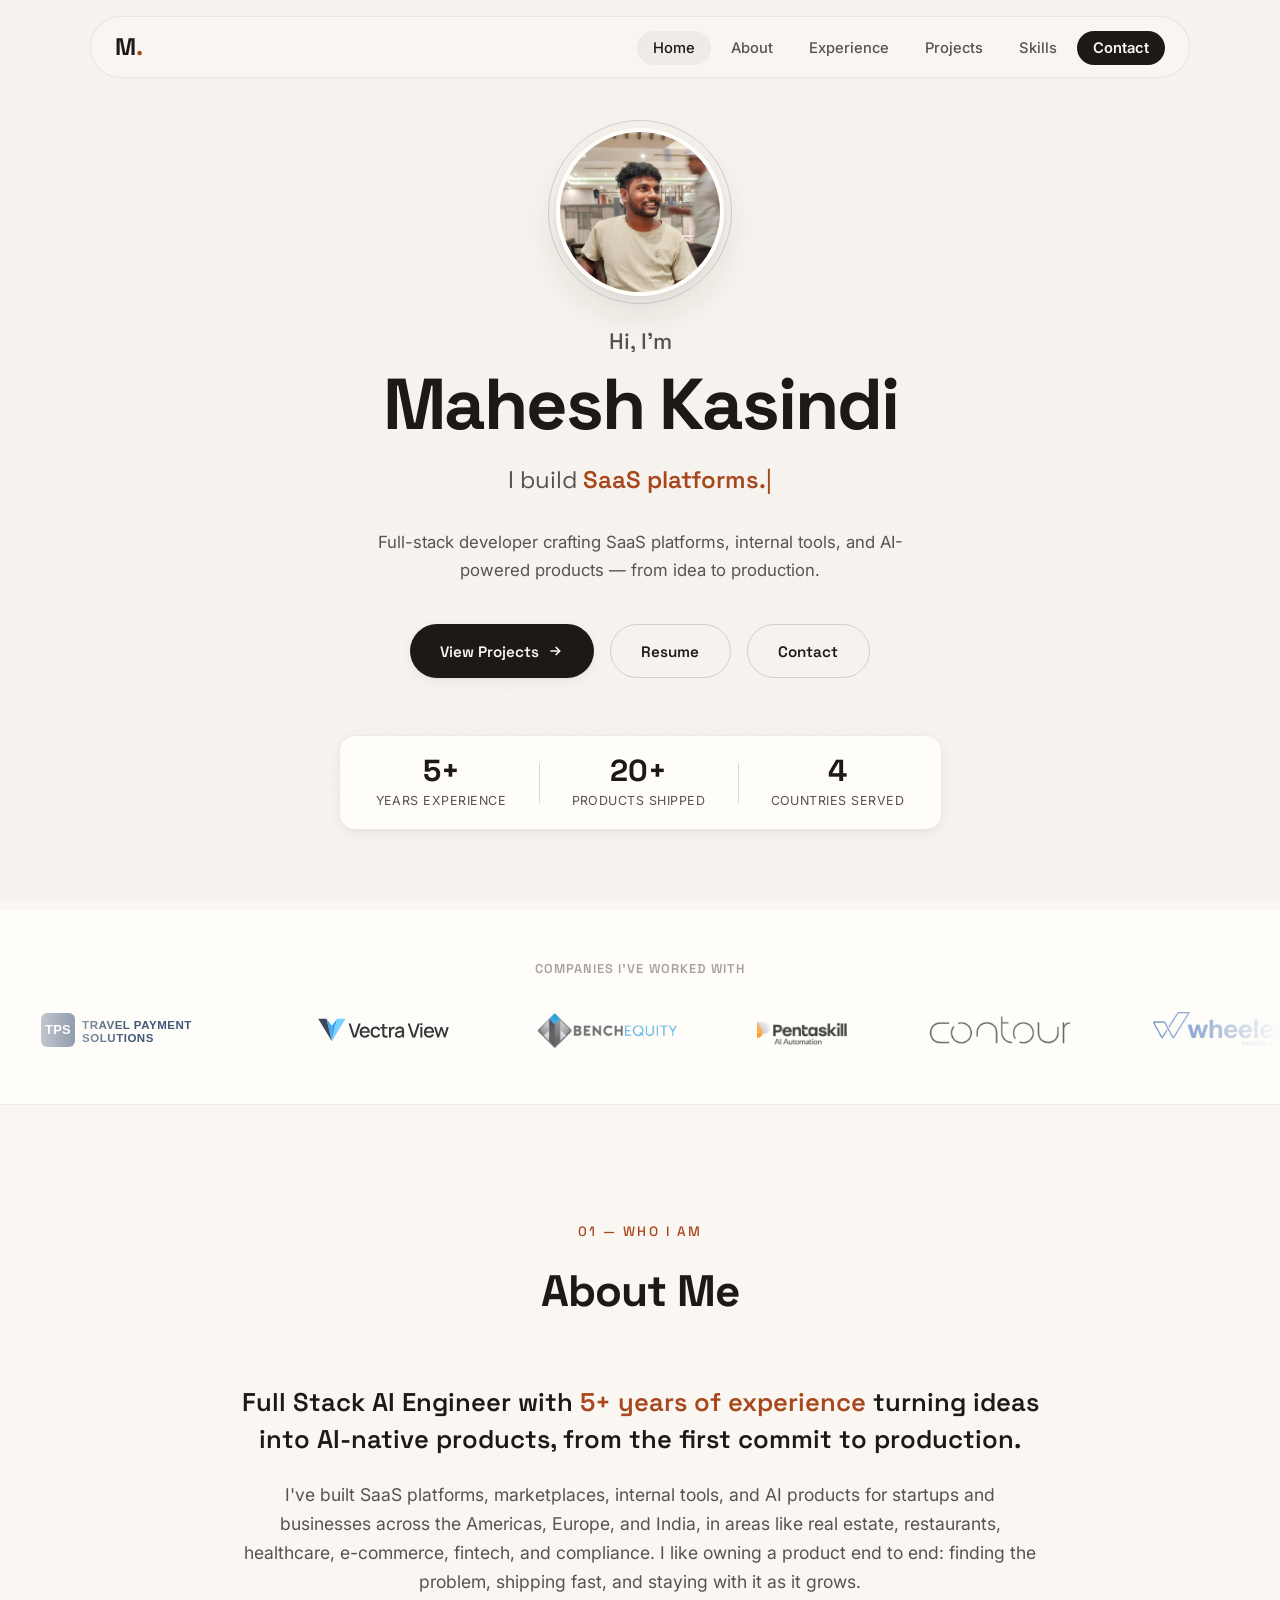
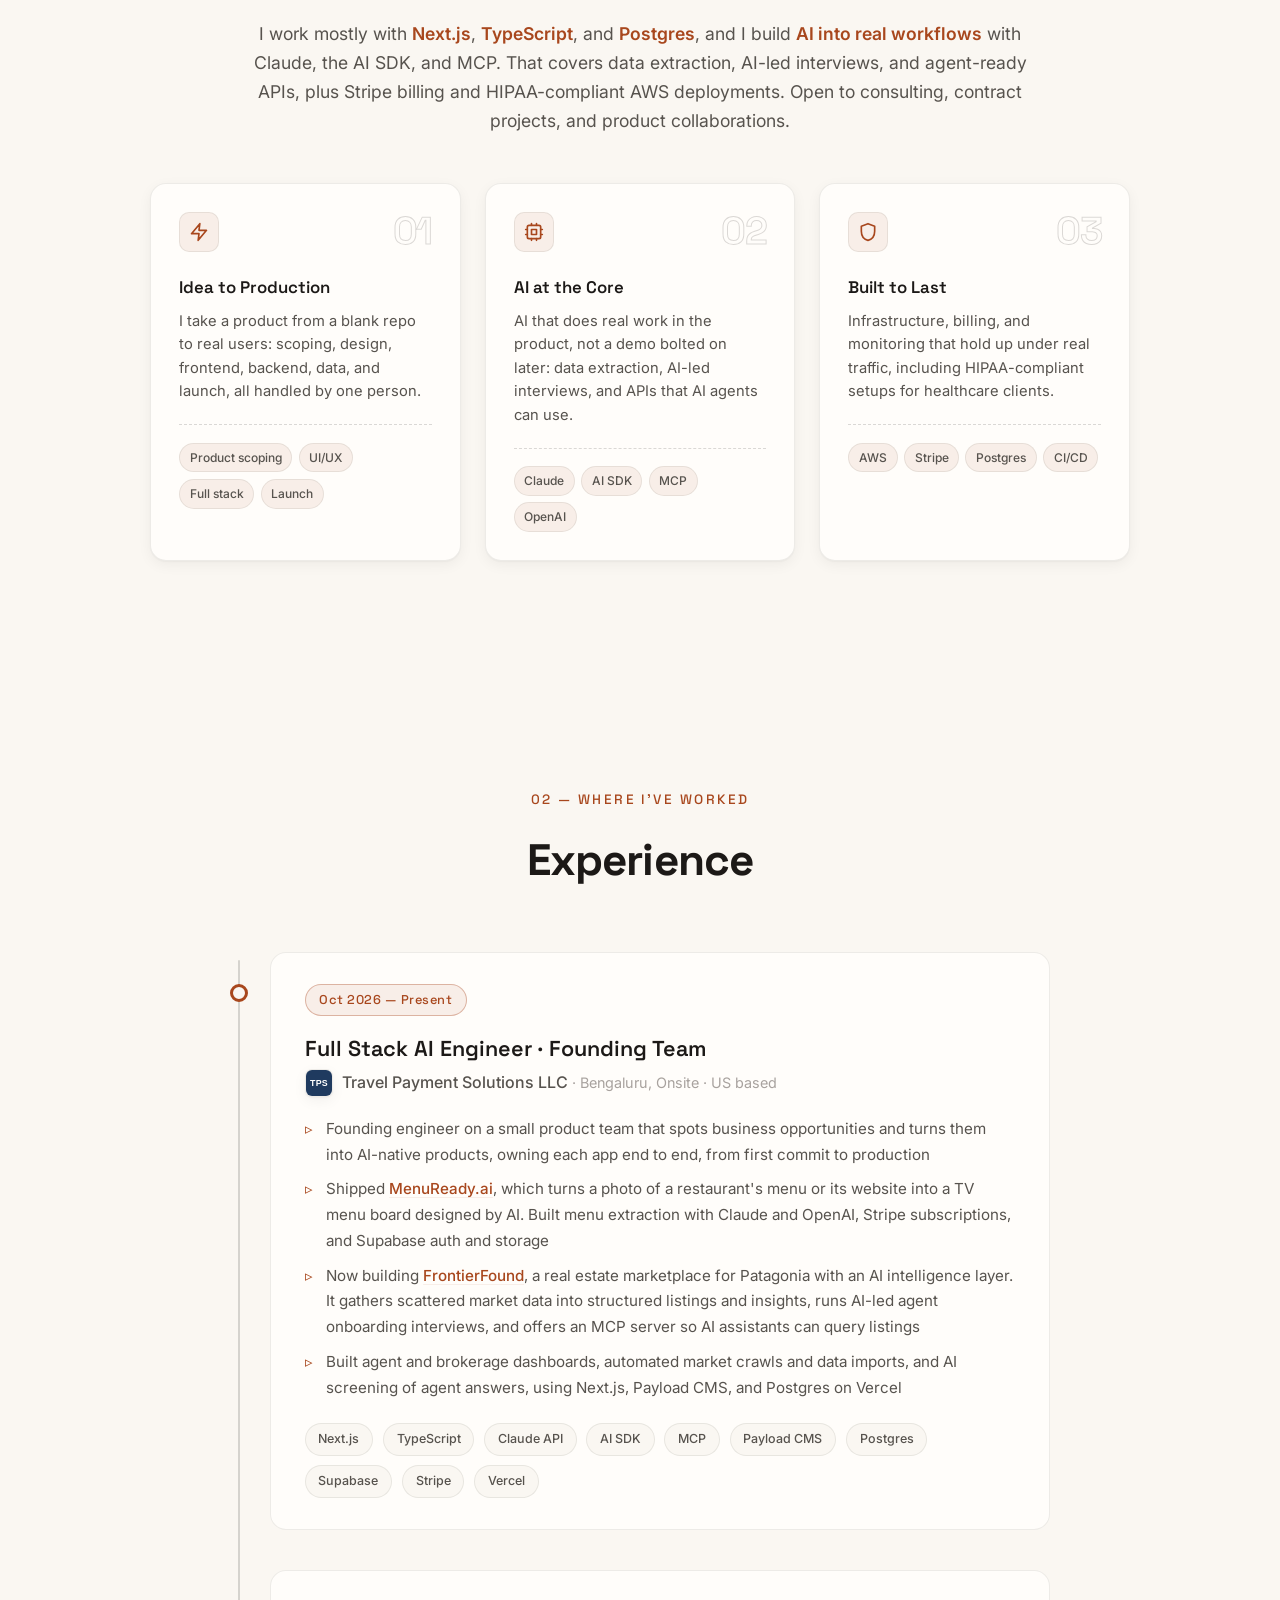
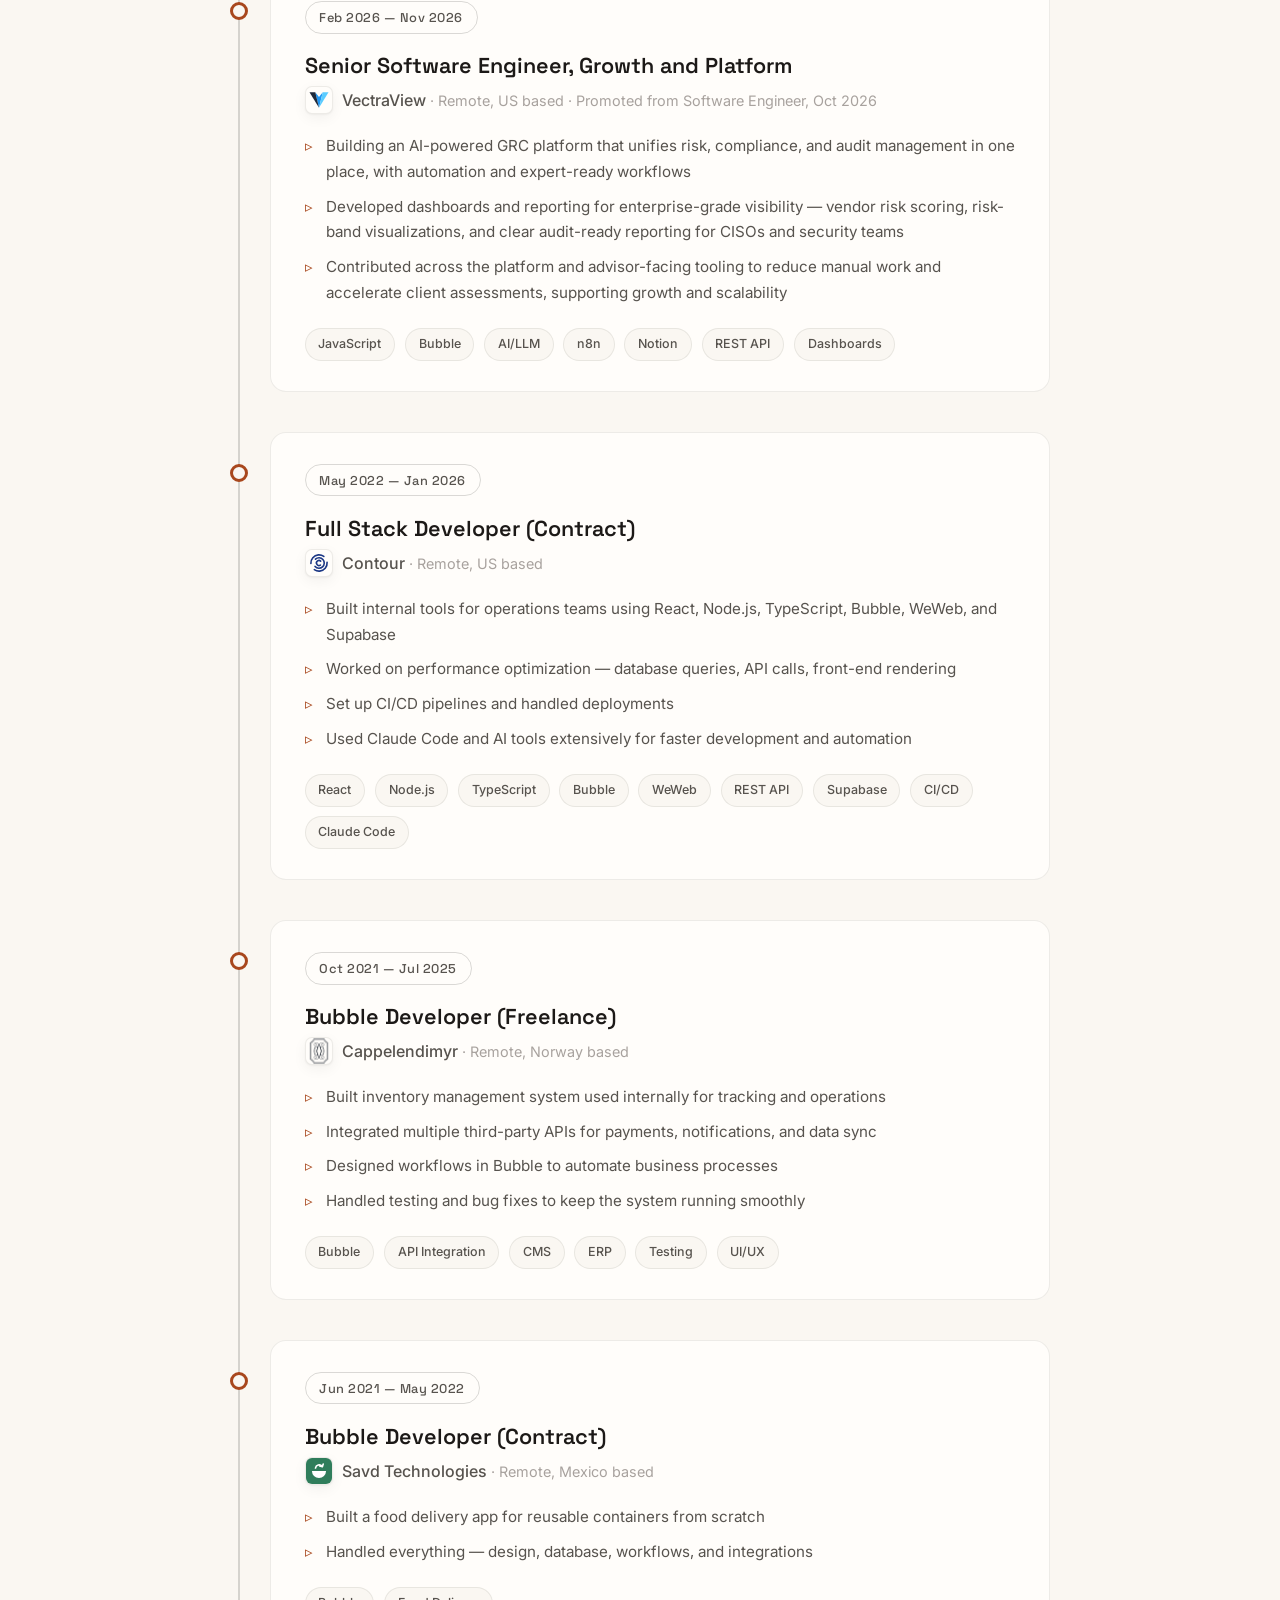
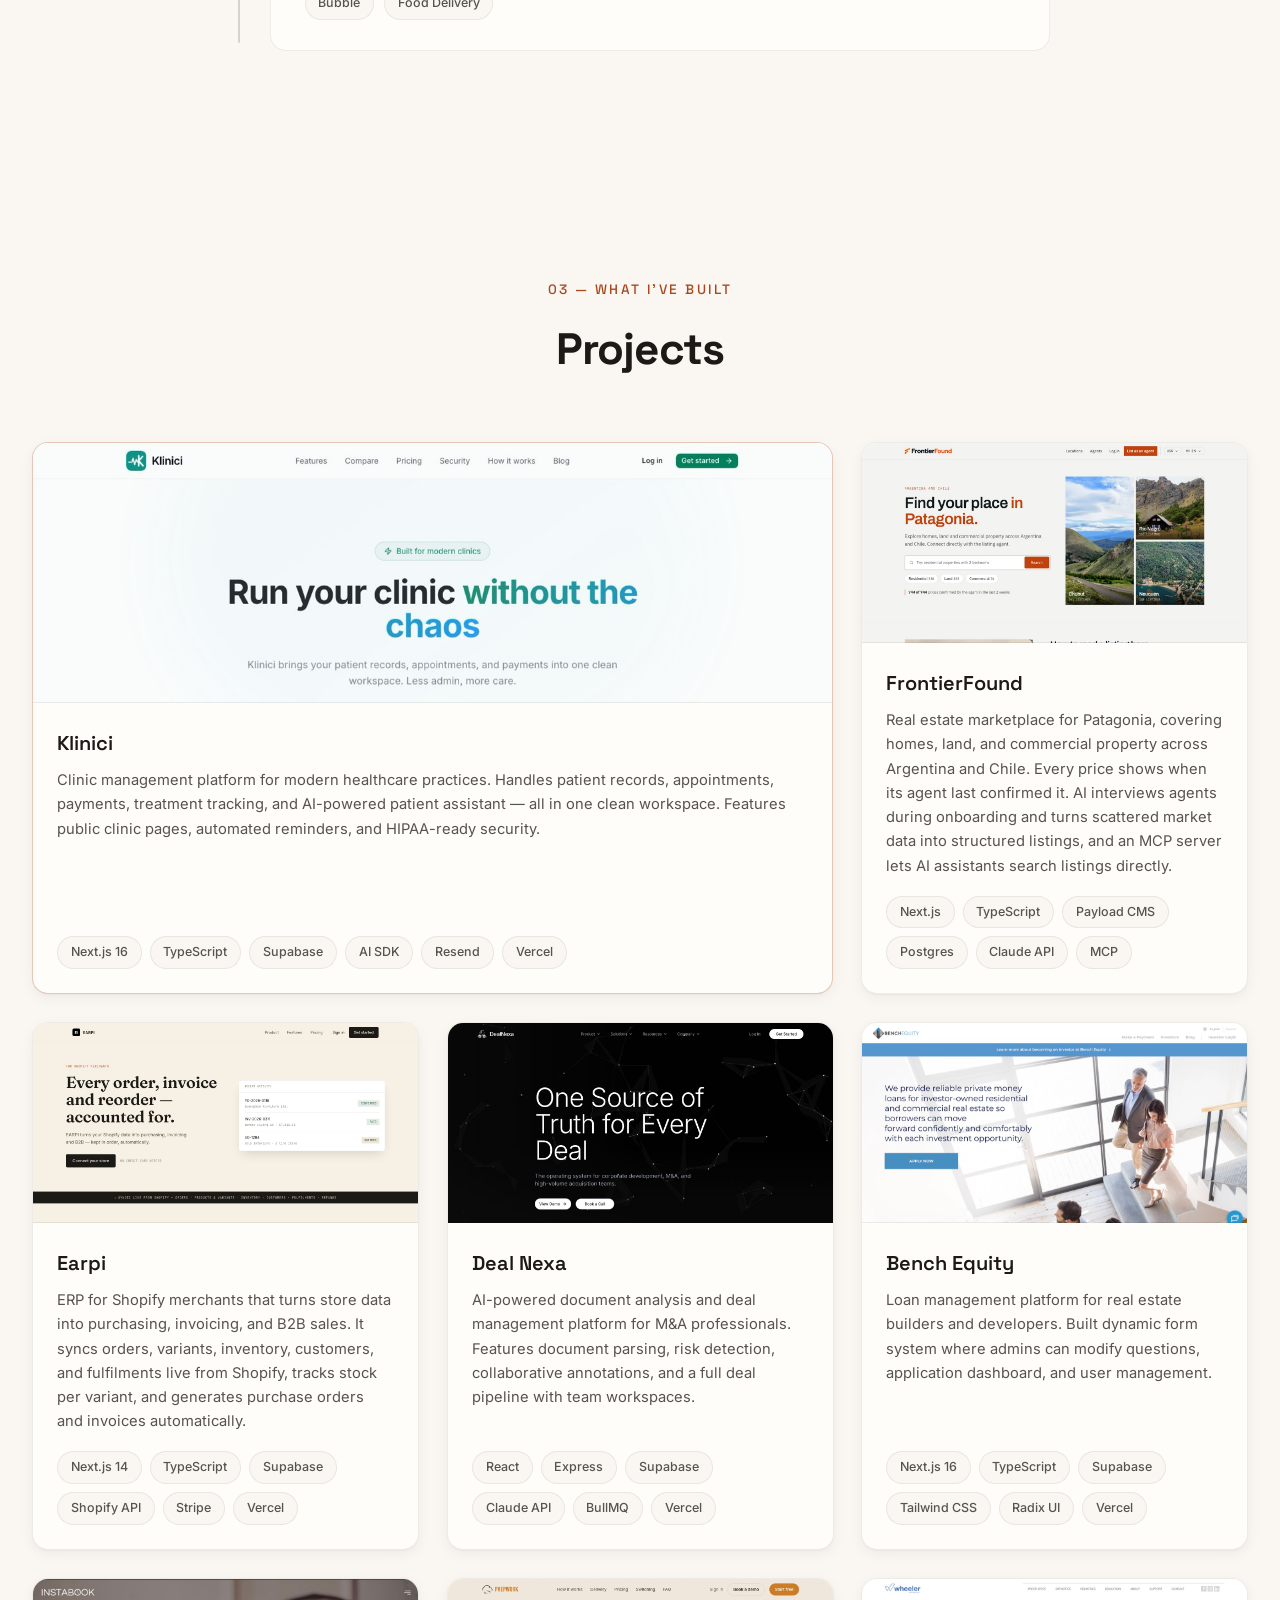
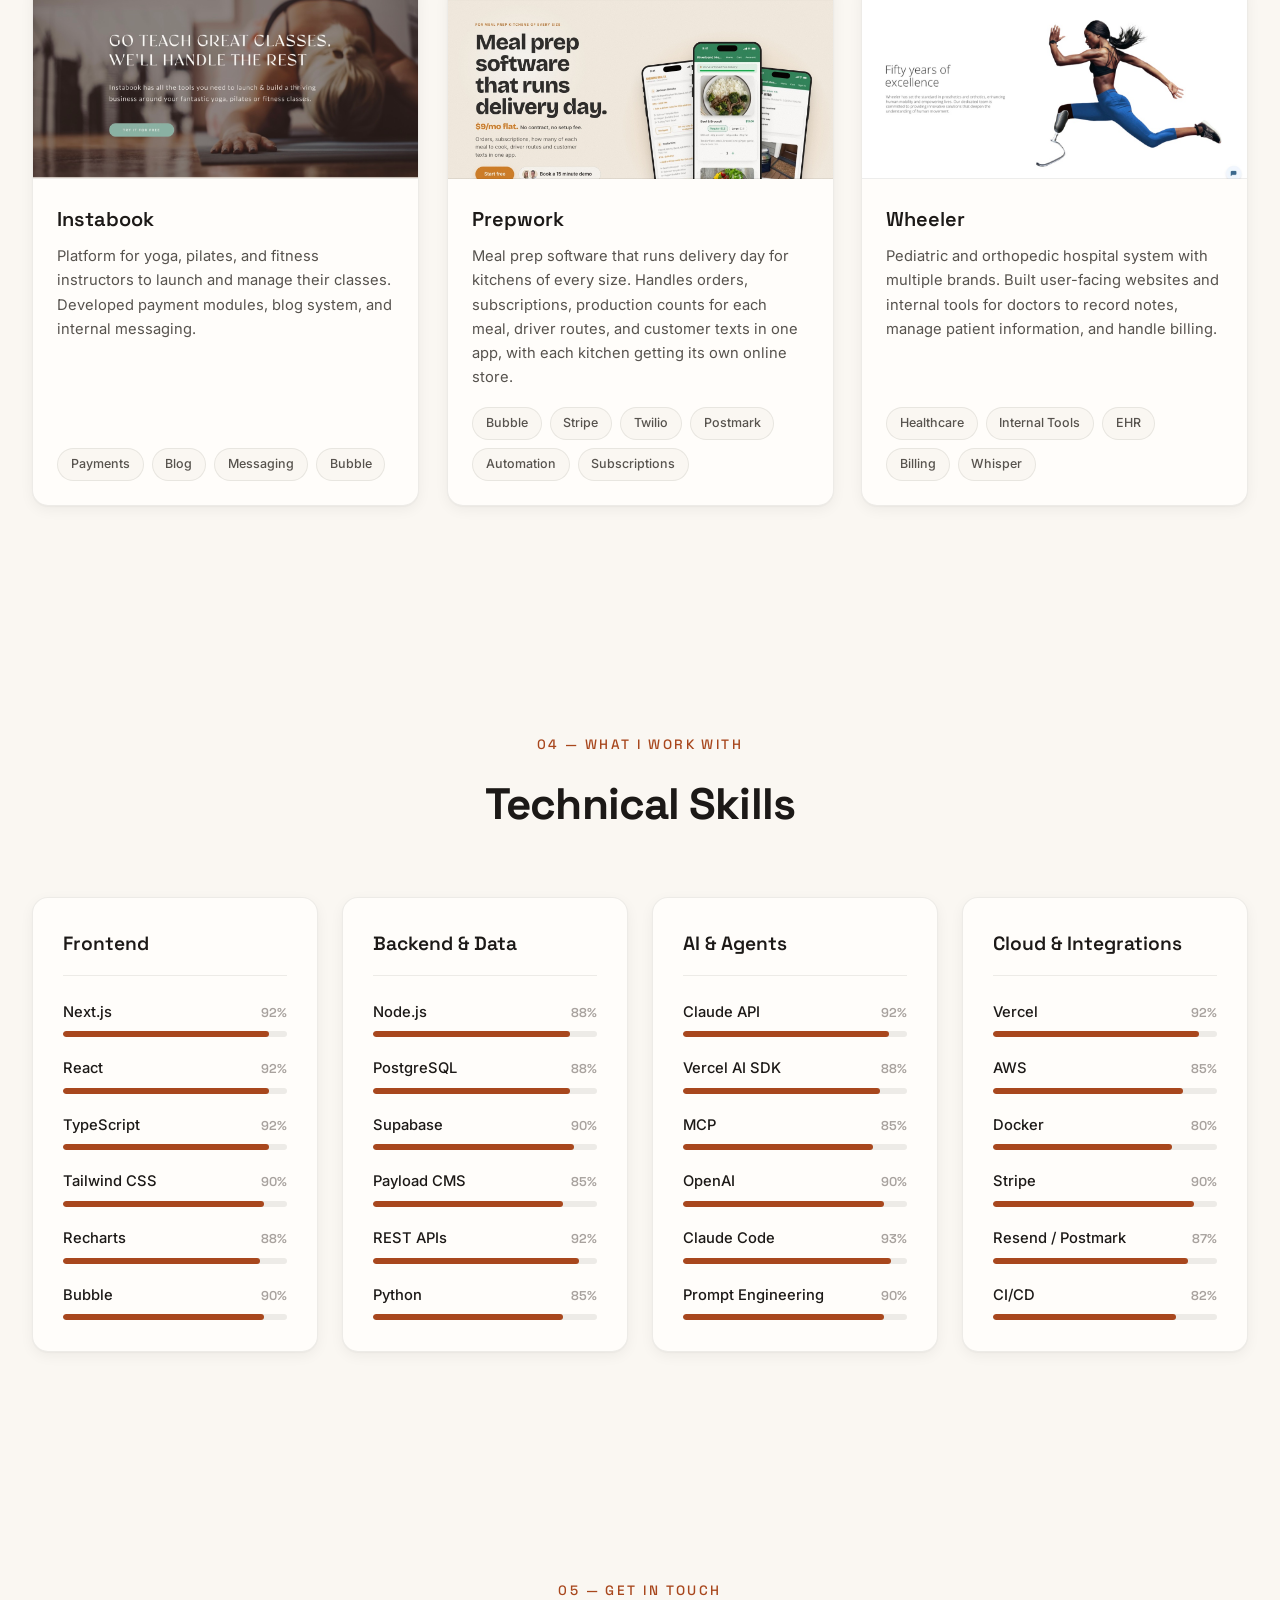
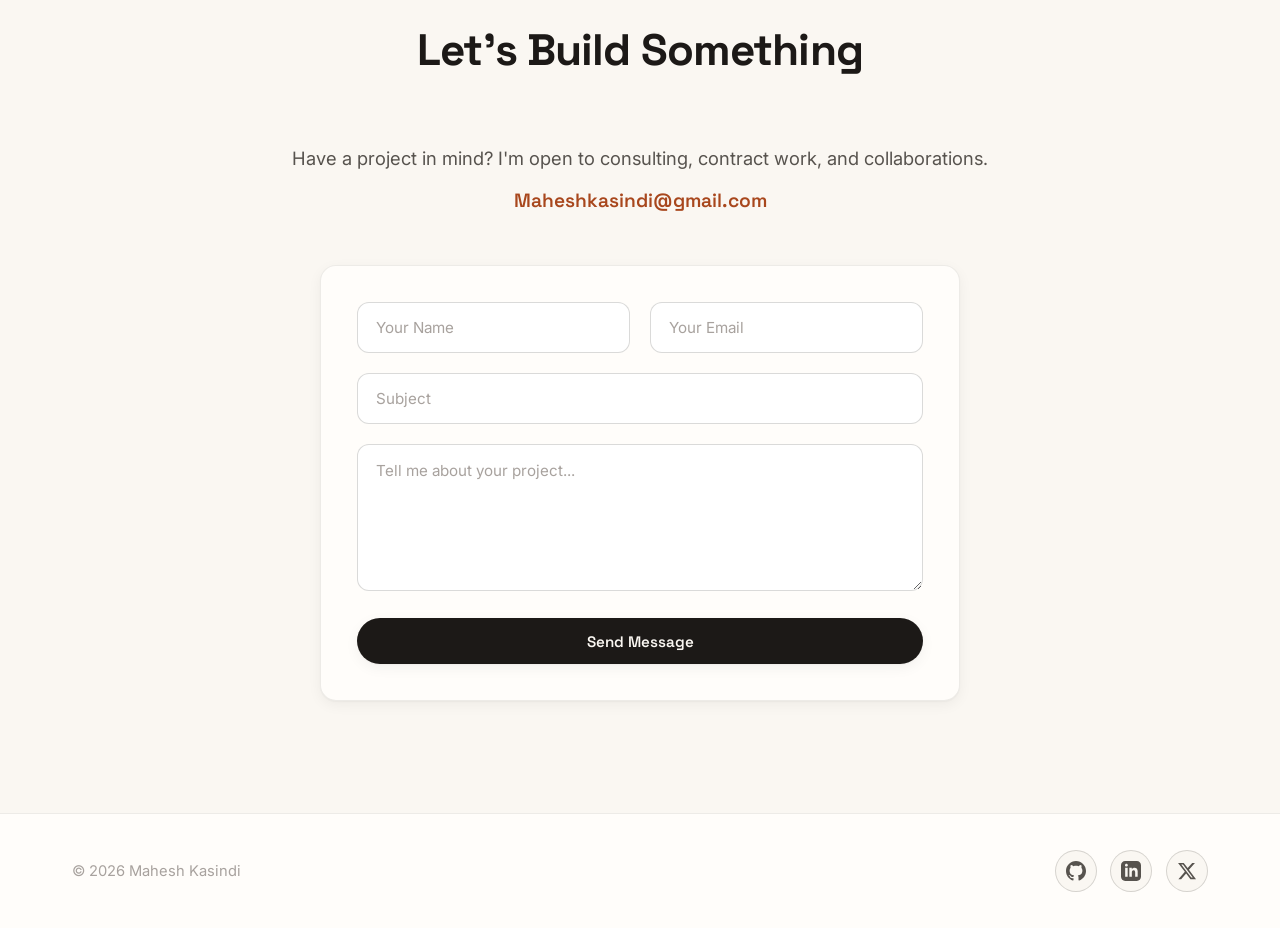
<file: index.html>
<!DOCTYPE html>
<html lang="en">
<head>
    <meta charset="UTF-8">
    <script>document.documentElement.classList.add('js');</script>
    <meta name="viewport" content="width=device-width, initial-scale=1.0">
    <title>Mahesh Kasindi | Full Stack Developer</title>
    <meta name="description" content="Full-stack developer building SaaS platforms, internal tools, and AI-powered applications with Next.js, Supabase, and AWS.">
    <link rel="icon" type="image/svg+xml" href="favicon.svg">
    <link rel="preload" as="image" href="center.jpg">
    <link rel="preconnect" href="https://fonts.googleapis.com">
    <link rel="preconnect" href="https://fonts.gstatic.com" crossorigin>
    <link href="https://fonts.googleapis.com/css2?family=Space+Grotesk:wght@400;500;600;700&family=Inter:wght@400;500;600&display=swap" rel="stylesheet">
    <link rel="stylesheet" href="styles.css?v=20261119f">
</head>
<body>
    <!-- Scroll Progress Indicator -->
    <div class="scroll-progress" id="scrollProgress"></div>

    <!-- Global Background -->
    <div class="bg-animation">
        <div class="bg-noise"></div>
    </div>

    <!-- Navigation -->
    <nav class="navbar" id="navbar">
        <div class="nav-container">
            <a href="#home" class="logo">M<span class="logo-dot">.</span></a>
            <button class="burger-menu" id="burgerMenu" aria-label="Toggle menu">
                <span class="burger-line"></span>
                <span class="burger-line"></span>
                <span class="burger-line"></span>
            </button>
            <ul class="nav-menu" id="navMenu">
                <li><a href="#home" class="nav-link">Home</a></li>
                <li><a href="#about" class="nav-link">About</a></li>
                <li><a href="#experience" class="nav-link">Experience</a></li>
                <li><a href="#projects" class="nav-link">Projects</a></li>
                <li><a href="#skills" class="nav-link">Skills</a></li>
                <li><a href="#contact" class="nav-link nav-link-cta">Contact</a></li>
            </ul>
        </div>
    </nav>

    <!-- Hero Section -->
    <section id="home" class="hero">
        <div class="hero-content">
            <div class="hero-header-image-wrapper" data-tilt-avatar>
                <div class="avatar-ring"></div>
                <div class="hero-header-image">
                    <img src="center.jpg" alt="Mahesh Kasindi" id="heroHeaderImage">
                </div>
            </div>


            <h1 class="hero-title">
                <span class="hero-greeting">Hi, I'm</span>
                <span class="title-text">Mahesh Kasindi</span>
            </h1>

            <p class="hero-subtitle">
                <span class="typed-prefix">I build</span>
                <span class="typed-text" id="typedText"></span><span class="typed-cursor">|</span>
            </p>

            <p class="hero-tagline">
                Full-stack developer crafting SaaS platforms, internal tools,
                and AI-powered products — from idea to production.
            </p>

            <div class="hero-buttons">
                <a href="#projects" class="btn btn-primary" data-magnetic>
                    <span>View Projects</span>
                    <svg width="16" height="16" viewBox="0 0 24 24" fill="none" stroke="currentColor" stroke-width="2.5"><path d="M5 12h14M13 6l6 6-6 6"/></svg>
                </a>
                <a href="resume.html" class="btn btn-secondary" target="_blank" data-magnetic><span>Resume</span></a>
                <a href="#contact" class="btn btn-secondary" data-magnetic><span>Contact</span></a>
            </div>

            <div class="hero-stats">
                <div class="stat">
                    <span class="stat-number" data-count="5" data-suffix="+">0</span>
                    <span class="stat-label">Years Experience</span>
                </div>
                <div class="stat-divider"></div>
                <div class="stat">
                    <span class="stat-number" data-count="20" data-suffix="+">0</span>
                    <span class="stat-label">Products Shipped</span>
                </div>
                <div class="stat-divider"></div>
                <div class="stat">
                    <span class="stat-number" data-count="4" data-suffix="">0</span>
                    <span class="stat-label">Countries Served</span>
                </div>
            </div>
        </div>

    </section>

    <!-- Companies Marquee -->
    <div class="brands">
        <p class="brands-label">Companies I've worked with</p>
        <div class="brands-track-wrap" aria-hidden="true">
            <div class="brands-track">
                <div class="brands-set">
                    <img src="brands/TravelPaymentSolutions.svg" alt="Travel Payment Solutions" loading="lazy">
                    <img src="brands/VectraView.svg" alt="VectraView" loading="lazy">
                    <img src="brands/Bench.avif" alt="Bench" loading="lazy">
                    <img src="brands/Pentaskill.avif" alt="Pentaskill" loading="lazy">
                    <img src="brands/Contour.avif" alt="Contour" loading="lazy">
                    <img src="brands/Wheeler.avif" alt="Wheeler" loading="lazy">
                    <img src="brands/Instabook.png" alt="Instabook" class="brand-invert" loading="lazy">
                    <img src="brands/Bonding.png" alt="Bonding Solutions" loading="lazy">
                    <img src="brands/Cappelendimyr.avif" alt="Cappelendimyr" class="brand-small" loading="lazy">
                </div>
                <div class="brands-set">
                    <img src="brands/TravelPaymentSolutions.svg" alt="" loading="lazy">
                    <img src="brands/VectraView.svg" alt="" loading="lazy">
                    <img src="brands/Bench.avif" alt="" loading="lazy">
                    <img src="brands/Pentaskill.avif" alt="" loading="lazy">
                    <img src="brands/Contour.avif" alt="" loading="lazy">
                    <img src="brands/Wheeler.avif" alt="" loading="lazy">
                    <img src="brands/Instabook.png" alt="" class="brand-invert" loading="lazy">
                    <img src="brands/Bonding.png" alt="" loading="lazy">
                    <img src="brands/Cappelendimyr.avif" alt="" class="brand-small" loading="lazy">
                </div>
            </div>
        </div>
    </div>

    <!-- About Section -->
    <section id="about" class="about">
        <div class="container">
            <div class="section-header reveal">
                <span class="section-eyebrow">01 — Who I am</span>
                <h2 class="section-title">About Me</h2>
            </div>
            <div class="about-content">
                <div class="about-text reveal">
                    <p class="about-intro">
                        Full Stack AI Engineer with <mark>5+ years of experience</mark> turning ideas into AI-native products, from the first commit to production.
                    </p>
                    <p>
                        I've built SaaS platforms, marketplaces, internal tools, and AI products for startups and businesses across the Americas, Europe, and India, in areas like real estate, restaurants, healthcare, e-commerce, fintech, and compliance.
                        I like owning a product end to end: finding the problem, shipping fast, and staying with it as it grows.
                    </p>
                    <p>
                        I work mostly with <mark>Next.js</mark>, <mark>TypeScript</mark>, and <mark>Postgres</mark>, and I build <mark>AI into real workflows</mark> with Claude, the AI SDK, and MCP. That covers data extraction, AI-led interviews, and agent-ready APIs, plus Stripe billing and HIPAA-compliant AWS deployments.
                        Open to consulting, contract projects, and product collaborations.
                    </p>
                </div>
                <div class="about-cards">
                    <article class="about-card reveal" data-spotlight>
                        <div class="about-card-top">
                            <div class="about-card-icon">
                                <svg width="20" height="20" viewBox="0 0 24 24" fill="none" stroke="currentColor" stroke-width="2" stroke-linecap="round" stroke-linejoin="round"><path d="M13 2 3 14h9l-1 8 10-12h-9l1-8z"/></svg>
                            </div>
                            <span class="about-card-index">01</span>
                        </div>
                        <h3>Idea to Production</h3>
                        <p>I take a product from a blank repo to real users: scoping, design, frontend, backend, data, and launch, all handled by one person.</p>
                        <ul class="about-card-chips">
                            <li>Product scoping</li>
                            <li>UI/UX</li>
                            <li>Full stack</li>
                            <li>Launch</li>
                        </ul>
                    </article>
                    <article class="about-card reveal" data-spotlight>
                        <div class="about-card-top">
                            <div class="about-card-icon">
                                <svg width="20" height="20" viewBox="0 0 24 24" fill="none" stroke="currentColor" stroke-width="2" stroke-linecap="round" stroke-linejoin="round"><rect x="4" y="4" width="16" height="16" rx="2"/><rect x="9" y="9" width="6" height="6"/><path d="M9 2v2M15 2v2M9 20v2M15 20v2M2 9h2M2 15h2M20 9h2M20 15h2"/></svg>
                            </div>
                            <span class="about-card-index">02</span>
                        </div>
                        <h3>AI at the Core</h3>
                        <p>AI that does real work in the product, not a demo bolted on later: data extraction, AI-led interviews, and APIs that AI agents can use.</p>
                        <ul class="about-card-chips">
                            <li>Claude</li>
                            <li>AI SDK</li>
                            <li>MCP</li>
                            <li>OpenAI</li>
                        </ul>
                    </article>
                    <article class="about-card reveal" data-spotlight>
                        <div class="about-card-top">
                            <div class="about-card-icon">
                                <svg width="20" height="20" viewBox="0 0 24 24" fill="none" stroke="currentColor" stroke-width="2" stroke-linecap="round" stroke-linejoin="round"><path d="M12 2 4 5v6c0 5.5 3.4 9.7 8 11 4.6-1.3 8-5.5 8-11V5l-8-3z"/></svg>
                            </div>
                            <span class="about-card-index">03</span>
                        </div>
                        <h3>Built to Last</h3>
                        <p>Infrastructure, billing, and monitoring that hold up under real traffic, including HIPAA-compliant setups for healthcare clients.</p>
                        <ul class="about-card-chips">
                            <li>AWS</li>
                            <li>Stripe</li>
                            <li>Postgres</li>
                            <li>CI/CD</li>
                        </ul>
                    </article>
                </div>
            </div>
        </div>
    </section>

    <!-- Experience Section -->
    <section id="experience" class="experience">
        <div class="container">
            <div class="section-header reveal">
                <span class="section-eyebrow">02 — Where I've worked</span>
                <h2 class="section-title">Experience</h2>
            </div>
            <div class="experience-timeline">
                <div class="experience-item reveal">
                    <div class="timeline-marker"><span class="timeline-dot"></span></div>
                    <div class="experience-content" data-spotlight>
                        <div class="experience-header">
                            <span class="date-badge current">Oct 2026 — Present</span>
                            <h3 class="experience-title">Full Stack AI Engineer · Founding Team</h3>
                            <p class="experience-company"><span class="company-logo"><img src="brands/TPS-mark.svg" alt="" loading="lazy"></span>Travel Payment Solutions LLC <span class="experience-location">· Bengaluru, Onsite · US based</span></p>
                        </div>
                        <ul class="experience-description">
                            <li>Founding engineer on a small product team that spots business opportunities and turns them into AI-native products, owning each app end to end, from first commit to production</li>
                            <li>Shipped <a href="https://www.menuready.ai" target="_blank" rel="noopener noreferrer">MenuReady.ai</a>, which turns a photo of a restaurant's menu or its website into a TV menu board designed by AI. Built menu extraction with Claude and OpenAI, Stripe subscriptions, and Supabase auth and storage</li>
                            <li>Now building <a href="https://www.frontierfound.com" target="_blank" rel="noopener noreferrer">FrontierFound</a>, a real estate marketplace for Patagonia with an AI intelligence layer. It gathers scattered market data into structured listings and insights, runs AI-led agent onboarding interviews, and offers an MCP server so AI assistants can query listings</li>
                            <li>Built agent and brokerage dashboards, automated market crawls and data imports, and AI screening of agent answers, using Next.js, Payload CMS, and Postgres on Vercel</li>
                        </ul>
                        <div class="experience-tags">
                            <span class="tag">Next.js</span>
                            <span class="tag">TypeScript</span>
                            <span class="tag">Claude API</span>
                            <span class="tag">AI SDK</span>
                            <span class="tag">MCP</span>
                            <span class="tag">Payload CMS</span>
                            <span class="tag">Postgres</span>
                            <span class="tag">Supabase</span>
                            <span class="tag">Stripe</span>
                            <span class="tag">Vercel</span>
                        </div>
                    </div>
                </div>

                <div class="experience-item reveal">
                    <div class="timeline-marker"><span class="timeline-dot"></span></div>
                    <div class="experience-content" data-spotlight>
                        <div class="experience-header">
                            <span class="date-badge">Feb 2026 — Nov 2026</span>
                            <h3 class="experience-title">Senior Software Engineer, Growth and Platform</h3>
                            <p class="experience-company"><span class="company-logo company-logo--light"><img src="brands/VectraView-mark.svg" alt="" loading="lazy"></span>VectraView <span class="experience-location">· Remote, US based · Promoted from Software Engineer, Oct 2026</span></p>
                        </div>
                        <ul class="experience-description">
                            <li>Building an AI-powered GRC platform that unifies risk, compliance, and audit management in one place, with automation and expert-ready workflows</li>
                            <li>Developed dashboards and reporting for enterprise-grade visibility — vendor risk scoring, risk-band visualizations, and clear audit-ready reporting for CISOs and security teams</li>
                            <li>Contributed across the platform and advisor-facing tooling to reduce manual work and accelerate client assessments, supporting growth and scalability</li>
                        </ul>
                        <div class="experience-tags">
                            <span class="tag">JavaScript</span>
                            <span class="tag">Bubble</span>
                            <span class="tag">AI/LLM</span>
                            <span class="tag">n8n</span>
                            <span class="tag">Notion</span>
                            <span class="tag">REST API</span>
                            <span class="tag">Dashboards</span>
                        </div>
                    </div>
                </div>

                <div class="experience-item reveal">
                    <div class="timeline-marker"><span class="timeline-dot"></span></div>
                    <div class="experience-content" data-spotlight>
                        <div class="experience-header">
                            <span class="date-badge">May 2022 — Jan 2026</span>
                            <h3 class="experience-title">Full Stack Developer (Contract)</h3>
                            <p class="experience-company"><span class="company-logo company-logo--light"><img src="brands/Contour-mark.svg" alt="" loading="lazy"></span>Contour <span class="experience-location">· Remote, US based</span></p>
                        </div>
                        <ul class="experience-description">
                            <li>Built internal tools for operations teams using React, Node.js, TypeScript, Bubble, WeWeb, and Supabase</li>
                            <li>Worked on performance optimization — database queries, API calls, front-end rendering</li>
                            <li>Set up CI/CD pipelines and handled deployments</li>
                            <li>Used Claude Code and AI tools extensively for faster development and automation</li>
                        </ul>
                        <div class="experience-tags">
                            <span class="tag">React</span>
                            <span class="tag">Node.js</span>
                            <span class="tag">TypeScript</span>
                            <span class="tag">Bubble</span>
                            <span class="tag">WeWeb</span>
                            <span class="tag">REST API</span>
                            <span class="tag">Supabase</span>
                            <span class="tag">CI/CD</span>
                            <span class="tag">Claude Code</span>
                        </div>
                    </div>
                </div>

                <div class="experience-item reveal">
                    <div class="timeline-marker"><span class="timeline-dot"></span></div>
                    <div class="experience-content" data-spotlight>
                        <div class="experience-header">
                            <span class="date-badge">Oct 2021 — Jul 2025</span>
                            <h3 class="experience-title">Bubble Developer (Freelance)</h3>
                            <p class="experience-company"><span class="company-logo company-logo--tight"><img src="brands/Cappelendimyr-mark.png" alt="" loading="lazy"></span>Cappelendimyr <span class="experience-location">· Remote, Norway based</span></p>
                        </div>
                        <ul class="experience-description">
                            <li>Built inventory management system used internally for tracking and operations</li>
                            <li>Integrated multiple third-party APIs for payments, notifications, and data sync</li>
                            <li>Designed workflows in Bubble to automate business processes</li>
                            <li>Handled testing and bug fixes to keep the system running smoothly</li>
                        </ul>
                        <div class="experience-tags">
                            <span class="tag">Bubble</span>
                            <span class="tag">API Integration</span>
                            <span class="tag">CMS</span>
                            <span class="tag">ERP</span>
                            <span class="tag">Testing</span>
                            <span class="tag">UI/UX</span>
                        </div>
                    </div>
                </div>

                <div class="experience-item reveal">
                    <div class="timeline-marker"><span class="timeline-dot"></span></div>
                    <div class="experience-content" data-spotlight>
                        <div class="experience-header">
                            <span class="date-badge">Jun 2021 — May 2022</span>
                            <h3 class="experience-title">Bubble Developer (Contract)</h3>
                            <p class="experience-company"><span class="company-logo"><img src="brands/Savd-mark.svg" alt="" loading="lazy"></span>Savd Technologies <span class="experience-location">· Remote, Mexico based</span></p>
                        </div>
                        <ul class="experience-description">
                            <li>Built a food delivery app for reusable containers from scratch</li>
                            <li>Handled everything — design, database, workflows, and integrations</li>
                        </ul>
                        <div class="experience-tags">
                            <span class="tag">Bubble</span>
                            <span class="tag">Food Delivery</span>
                        </div>
                    </div>
                </div>
            </div>
        </div>
    </section>

    <!-- Projects Section -->
    <section id="projects" class="projects">
        <div class="container">
            <div class="section-header reveal">
                <span class="section-eyebrow">03 — What I've built</span>
                <h2 class="section-title">Projects</h2>
            </div>
            <div class="projects-grid">
                <!-- Featured Project -->
                <div class="project-card featured-project reveal" data-spotlight data-tilt>
                    <div class="project-image" style="background-image: url('klinici.jpg');">
                        <div class="project-overlay">
                            <a href="https://klinici.com" target="_blank" rel="noopener noreferrer" class="project-link">Visit Site ↗</a>
                        </div>
                    </div>
                    <div class="project-info">
                        <h3 class="project-title">Klinici</h3>
                        <p class="project-description">
                            Clinic management platform for modern healthcare practices. Handles patient records, appointments, payments, treatment tracking, and AI-powered patient assistant — all in one clean workspace. Features public clinic pages, automated reminders, and HIPAA-ready security.
                        </p>
                        <div class="project-tags">
                            <span class="tag">Next.js 16</span>
                            <span class="tag">TypeScript</span>
                            <span class="tag">Supabase</span>
                            <span class="tag">AI SDK</span>
                            <span class="tag">Resend</span>
                            <span class="tag">Vercel</span>
                        </div>
                    </div>
                </div>

                <div class="project-card reveal" data-spotlight data-tilt>
                    <div class="project-image" style="background-image: url('frontierfound.jpg');">
                        <div class="project-overlay">
                            <a href="https://www.frontierfound.com" target="_blank" rel="noopener noreferrer" class="project-link">Visit Site ↗</a>
                        </div>
                    </div>
                    <div class="project-info">
                        <h3 class="project-title">FrontierFound</h3>
                        <p class="project-description">
                            Real estate marketplace for Patagonia, covering homes, land, and commercial property across Argentina and Chile. Every price shows when its agent last confirmed it. AI interviews agents during onboarding and turns scattered market data into structured listings, and an MCP server lets AI assistants search listings directly.
                        </p>
                        <div class="project-tags">
                            <span class="tag">Next.js</span>
                            <span class="tag">TypeScript</span>
                            <span class="tag">Payload CMS</span>
                            <span class="tag">Postgres</span>
                            <span class="tag">Claude API</span>
                            <span class="tag">MCP</span>
                        </div>
                    </div>
                </div>

                <div class="project-card reveal" data-spotlight data-tilt>
                    <div class="project-image" style="background-image: url('earpi.jpg');">
                        <div class="project-overlay">
                            <a href="https://earpi.io" target="_blank" rel="noopener noreferrer" class="project-link">Visit Site ↗</a>
                        </div>
                    </div>
                    <div class="project-info">
                        <h3 class="project-title">Earpi</h3>
                        <p class="project-description">
                            ERP for Shopify merchants that turns store data into purchasing, invoicing, and B2B sales. It syncs orders, variants, inventory, customers, and fulfilments live from Shopify, tracks stock per variant, and generates purchase orders and invoices automatically.
                        </p>
                        <div class="project-tags">
                            <span class="tag">Next.js 14</span>
                            <span class="tag">TypeScript</span>
                            <span class="tag">Supabase</span>
                            <span class="tag">Shopify API</span>
                            <span class="tag">Stripe</span>
                            <span class="tag">Vercel</span>
                        </div>
                    </div>
                </div>

                <div class="project-card reveal" data-spotlight data-tilt>
                    <div class="project-image" style="background-image: url('dealnexa.jpg');">
                        <div class="project-overlay">
                            <a href="https://www.deal-nexa.com/" target="_blank" rel="noopener noreferrer" class="project-link">Visit Site ↗</a>
                        </div>
                    </div>
                    <div class="project-info">
                        <h3 class="project-title">Deal Nexa</h3>
                        <p class="project-description">
                            AI-powered document analysis and deal management platform for M&amp;A professionals. Features document parsing, risk detection, collaborative annotations, and a full deal pipeline with team workspaces.
                        </p>
                        <div class="project-tags">
                            <span class="tag">React</span>
                            <span class="tag">Express</span>
                            <span class="tag">Supabase</span>
                            <span class="tag">Claude API</span>
                            <span class="tag">BullMQ</span>
                            <span class="tag">Vercel</span>
                        </div>
                    </div>
                </div>

                <div class="project-card reveal" data-spotlight data-tilt>
                    <div class="project-image" style="background-image: url('bench-new.jpg');">
                        <div class="project-overlay">
                            <a href="https://benchequity.com" target="_blank" rel="noopener noreferrer" class="project-link">Visit Site ↗</a>
                        </div>
                    </div>
                    <div class="project-info">
                        <h3 class="project-title">Bench Equity</h3>
                        <p class="project-description">
                            Loan management platform for real estate builders and developers. Built dynamic form system where admins can modify questions, application dashboard, and user management.
                        </p>
                        <div class="project-tags">
                            <span class="tag">Next.js 16</span>
                            <span class="tag">TypeScript</span>
                            <span class="tag">Supabase</span>
                            <span class="tag">Tailwind CSS</span>
                            <span class="tag">Radix UI</span>
                            <span class="tag">Vercel</span>
                        </div>
                    </div>
                </div>

                <div class="project-card reveal" data-spotlight data-tilt>
                    <div class="project-image" style="background-image: url('tryinstabook.jpg');">
                        <div class="project-overlay">
                            <a href="https://www.tryinstabook.com" target="_blank" rel="noopener noreferrer" class="project-link">Visit Site ↗</a>
                        </div>
                    </div>
                    <div class="project-info">
                        <h3 class="project-title">Instabook</h3>
                        <p class="project-description">
                            Platform for yoga, pilates, and fitness instructors to launch and manage their classes. Developed payment modules, blog system, and internal messaging.
                        </p>
                        <div class="project-tags">
                            <span class="tag">Payments</span>
                            <span class="tag">Blog</span>
                            <span class="tag">Messaging</span>
                            <span class="tag">Bubble</span>
                        </div>
                    </div>
                </div>

                <div class="project-card reveal" data-spotlight data-tilt>
                    <div class="project-image" style="background-image: url('prepwork-new.jpg');">
                        <div class="project-overlay">
                            <a href="https://prepwork.io" target="_blank" rel="noopener noreferrer" class="project-link">Visit Site ↗</a>
                        </div>
                    </div>
                    <div class="project-info">
                        <h3 class="project-title">Prepwork</h3>
                        <p class="project-description">
                            Meal prep software that runs delivery day for kitchens of every size. Handles orders, subscriptions, production counts for each meal, driver routes, and customer texts in one app, with each kitchen getting its own online store.
                        </p>
                        <div class="project-tags">
                            <span class="tag">Bubble</span>
                            <span class="tag">Stripe</span>
                            <span class="tag">Twilio</span>
                            <span class="tag">Postmark</span>
                            <span class="tag">Automation</span>
                            <span class="tag">Subscriptions</span>
                        </div>
                    </div>
                </div>

                <div class="project-card reveal" data-spotlight data-tilt>
                    <div class="project-image" style="background-image: url('wheeler.jpg');">
                        <div class="project-overlay">
                            <a href="https://wheelerop.com" target="_blank" rel="noopener noreferrer" class="project-link">Visit Site ↗</a>
                        </div>
                    </div>
                    <div class="project-info">
                        <h3 class="project-title">Wheeler</h3>
                        <p class="project-description">
                            Pediatric and orthopedic hospital system with multiple brands. Built user-facing websites and internal tools for doctors to record notes, manage patient information, and handle billing.
                        </p>
                        <div class="project-tags">
                            <span class="tag">Healthcare</span>
                            <span class="tag">Internal Tools</span>
                            <span class="tag">EHR</span>
                            <span class="tag">Billing</span>
                            <span class="tag">Whisper</span>
                        </div>
                    </div>
                </div>
            </div>
        </div>
    </section>

    <!-- Skills Section -->
    <section id="skills" class="skills">
        <div class="container">
            <div class="section-header reveal">
                <span class="section-eyebrow">04 — What I work with</span>
                <h2 class="section-title">Technical Skills</h2>
            </div>
            <div class="skills-grid">
                <div class="skill-category reveal" data-spotlight>
                    <h3 class="category-title">Frontend</h3>
                    <div class="skill-items">
                        <div class="skill-item">
                            <div class="skill-head"><span class="skill-name">Next.js</span><span class="skill-percent">92%</span></div>
                            <div class="skill-bar"><div class="skill-progress" data-progress="92"></div></div>
                        </div>
                        <div class="skill-item">
                            <div class="skill-head"><span class="skill-name">React</span><span class="skill-percent">92%</span></div>
                            <div class="skill-bar"><div class="skill-progress" data-progress="92"></div></div>
                        </div>
                        <div class="skill-item">
                            <div class="skill-head"><span class="skill-name">TypeScript</span><span class="skill-percent">92%</span></div>
                            <div class="skill-bar"><div class="skill-progress" data-progress="92"></div></div>
                        </div>
                        <div class="skill-item">
                            <div class="skill-head"><span class="skill-name">Tailwind CSS</span><span class="skill-percent">90%</span></div>
                            <div class="skill-bar"><div class="skill-progress" data-progress="90"></div></div>
                        </div>
                        <div class="skill-item">
                            <div class="skill-head"><span class="skill-name">Recharts</span><span class="skill-percent">88%</span></div>
                            <div class="skill-bar"><div class="skill-progress" data-progress="88"></div></div>
                        </div>
                        <div class="skill-item">
                            <div class="skill-head"><span class="skill-name">Bubble</span><span class="skill-percent">90%</span></div>
                            <div class="skill-bar"><div class="skill-progress" data-progress="90"></div></div>
                        </div>
                    </div>
                </div>

                <div class="skill-category reveal" data-spotlight>
                    <h3 class="category-title">Backend &amp; Data</h3>
                    <div class="skill-items">
                        <div class="skill-item">
                            <div class="skill-head"><span class="skill-name">Node.js</span><span class="skill-percent">88%</span></div>
                            <div class="skill-bar"><div class="skill-progress" data-progress="88"></div></div>
                        </div>
                        <div class="skill-item">
                            <div class="skill-head"><span class="skill-name">PostgreSQL</span><span class="skill-percent">88%</span></div>
                            <div class="skill-bar"><div class="skill-progress" data-progress="88"></div></div>
                        </div>
                        <div class="skill-item">
                            <div class="skill-head"><span class="skill-name">Supabase</span><span class="skill-percent">90%</span></div>
                            <div class="skill-bar"><div class="skill-progress" data-progress="90"></div></div>
                        </div>
                        <div class="skill-item">
                            <div class="skill-head"><span class="skill-name">Payload CMS</span><span class="skill-percent">85%</span></div>
                            <div class="skill-bar"><div class="skill-progress" data-progress="85"></div></div>
                        </div>
                        <div class="skill-item">
                            <div class="skill-head"><span class="skill-name">REST APIs</span><span class="skill-percent">92%</span></div>
                            <div class="skill-bar"><div class="skill-progress" data-progress="92"></div></div>
                        </div>
                        <div class="skill-item">
                            <div class="skill-head"><span class="skill-name">Python</span><span class="skill-percent">85%</span></div>
                            <div class="skill-bar"><div class="skill-progress" data-progress="85"></div></div>
                        </div>
                    </div>
                </div>

                <div class="skill-category reveal" data-spotlight>
                    <h3 class="category-title">AI &amp; Agents</h3>
                    <div class="skill-items">
                        <div class="skill-item">
                            <div class="skill-head"><span class="skill-name">Claude API</span><span class="skill-percent">92%</span></div>
                            <div class="skill-bar"><div class="skill-progress" data-progress="92"></div></div>
                        </div>
                        <div class="skill-item">
                            <div class="skill-head"><span class="skill-name">Vercel AI SDK</span><span class="skill-percent">88%</span></div>
                            <div class="skill-bar"><div class="skill-progress" data-progress="88"></div></div>
                        </div>
                        <div class="skill-item">
                            <div class="skill-head"><span class="skill-name">MCP</span><span class="skill-percent">85%</span></div>
                            <div class="skill-bar"><div class="skill-progress" data-progress="85"></div></div>
                        </div>
                        <div class="skill-item">
                            <div class="skill-head"><span class="skill-name">OpenAI</span><span class="skill-percent">90%</span></div>
                            <div class="skill-bar"><div class="skill-progress" data-progress="90"></div></div>
                        </div>
                        <div class="skill-item">
                            <div class="skill-head"><span class="skill-name">Claude Code</span><span class="skill-percent">93%</span></div>
                            <div class="skill-bar"><div class="skill-progress" data-progress="93"></div></div>
                        </div>
                        <div class="skill-item">
                            <div class="skill-head"><span class="skill-name">Prompt Engineering</span><span class="skill-percent">90%</span></div>
                            <div class="skill-bar"><div class="skill-progress" data-progress="90"></div></div>
                        </div>
                    </div>
                </div>

                <div class="skill-category reveal" data-spotlight>
                    <h3 class="category-title">Cloud &amp; Integrations</h3>
                    <div class="skill-items">
                        <div class="skill-item">
                            <div class="skill-head"><span class="skill-name">Vercel</span><span class="skill-percent">92%</span></div>
                            <div class="skill-bar"><div class="skill-progress" data-progress="92"></div></div>
                        </div>
                        <div class="skill-item">
                            <div class="skill-head"><span class="skill-name">AWS</span><span class="skill-percent">85%</span></div>
                            <div class="skill-bar"><div class="skill-progress" data-progress="85"></div></div>
                        </div>
                        <div class="skill-item">
                            <div class="skill-head"><span class="skill-name">Docker</span><span class="skill-percent">80%</span></div>
                            <div class="skill-bar"><div class="skill-progress" data-progress="80"></div></div>
                        </div>
                        <div class="skill-item">
                            <div class="skill-head"><span class="skill-name">Stripe</span><span class="skill-percent">90%</span></div>
                            <div class="skill-bar"><div class="skill-progress" data-progress="90"></div></div>
                        </div>
                        <div class="skill-item">
                            <div class="skill-head"><span class="skill-name">Resend / Postmark</span><span class="skill-percent">87%</span></div>
                            <div class="skill-bar"><div class="skill-progress" data-progress="87"></div></div>
                        </div>
                        <div class="skill-item">
                            <div class="skill-head"><span class="skill-name">CI/CD</span><span class="skill-percent">82%</span></div>
                            <div class="skill-bar"><div class="skill-progress" data-progress="82"></div></div>
                        </div>
                    </div>
                </div>
            </div>
        </div>
    </section>

    <!-- Contact Section -->
    <section id="contact" class="contact">
        <div class="container">
            <div class="section-header reveal">
                <span class="section-eyebrow">05 — Get in touch</span>
                <h2 class="section-title">Let's Build Something</h2>
            </div>
            <p class="contact-intro reveal">Have a project in mind? I'm open to consulting, contract work, and collaborations.</p>
            <p class="contact-email reveal">
                <a href="mailto:Maheshkasindi@gmail.com">Maheshkasindi@gmail.com</a>
            </p>
            <form class="contact-form reveal" id="contactForm" action="https://api.web3forms.com/submit" method="POST" data-spotlight>
                <input type="hidden" name="access_key" value="d3849407-3600-4d83-8753-083828936f2b">
                <input type="hidden" name="subject" value="New Contact Form Submission from Portfolio">
                <input type="hidden" name="redirect" value="https://maheshkasindi.vercel.app/#contact">

                <div class="form-row">
                    <div class="form-group">
                        <input type="text" id="name" name="name" placeholder="Your Name" required>
                    </div>
                    <div class="form-group">
                        <input type="email" id="email" name="email" placeholder="Your Email" required>
                    </div>
                </div>
                <div class="form-group">
                    <input type="text" id="subject" name="subject" placeholder="Subject" required>
                </div>
                <div class="form-group">
                    <textarea id="message" name="message" rows="6" placeholder="Tell me about your project..." required></textarea>
                </div>
                <button type="submit" class="btn btn-primary btn-block" data-magnetic><span>Send Message</span></button>
            </form>
        </div>
    </section>

    <!-- Modal for form feedback -->
    <div id="formModal" class="modal">
        <div class="modal-overlay"></div>
        <div class="modal-content">
            <button class="modal-close" aria-label="Close">&times;</button>
            <div class="modal-icon" id="modalIcon"></div>
            <h3 class="modal-title" id="modalTitle"></h3>
            <p class="modal-message" id="modalMessage"></p>
        </div>
    </div>

    <!-- Footer -->
    <footer class="footer">
        <div class="container">
            <div class="footer-content">
                <p>&copy; 2026 Mahesh Kasindi</p>
                <div class="social-links">
                    <a href="https://github.com/maheshkasindi" target="_blank" rel="noopener noreferrer" class="social-link" aria-label="GitHub" data-magnetic>
                        <svg width="20" height="20" viewBox="0 0 24 24" fill="currentColor">
                            <path d="M12 0c-6.626 0-12 5.373-12 12 0 5.302 3.438 9.8 8.207 11.387.599.111.793-.261.793-.577v-2.234c-3.338.726-4.033-1.416-4.033-1.416-.546-1.387-1.333-1.756-1.333-1.756-1.089-.745.083-.729.083-.729 1.205.084 1.839 1.237 1.839 1.237 1.07 1.834 2.807 1.304 3.492.997.107-.775.418-1.305.762-1.604-2.665-.305-5.467-1.334-5.467-5.931 0-1.311.469-2.381 1.236-3.221-.124-.303-.535-1.524.117-3.176 0 0 1.008-.322 3.301 1.23.957-.266 1.983-.399 3.003-.404 1.02.005 2.047.138 3.006.404 2.291-1.552 3.297-1.23 3.297-1.23.653 1.653.242 2.874.118 3.176.77.84 1.235 1.911 1.235 3.221 0 4.609-2.807 5.624-5.479 5.921.43.372.823 1.102.823 2.222v3.293c0 .319.192.694.801.576 4.765-1.589 8.199-6.086 8.199-11.386 0-6.627-5.373-12-12-12z"/>
                        </svg>
                    </a>
                    <a href="https://linkedin.com/in/maheshkasindi" target="_blank" rel="noopener noreferrer" class="social-link" aria-label="LinkedIn" data-magnetic>
                        <svg width="20" height="20" viewBox="0 0 24 24" fill="currentColor">
                            <path d="M19 0h-14c-2.761 0-5 2.239-5 5v14c0 2.761 2.239 5 5 5h14c2.762 0 5-2.239 5-5v-14c0-2.761-2.238-5-5-5zm-11 19h-3v-11h3v11zm-1.5-12.268c-.966 0-1.75-.79-1.75-1.764s.784-1.764 1.75-1.764 1.75.79 1.75 1.764-.783 1.764-1.75 1.764zm13.5 12.268h-3v-5.604c0-3.368-4-3.113-4 0v5.604h-3v-11h3v1.765c1.396-2.586 7-2.777 7 2.476v6.759z"/>
                        </svg>
                    </a>
                    <a href="https://x.com/maheshkasindi" target="_blank" rel="noopener noreferrer" class="social-link" aria-label="X (Twitter)" data-magnetic>
                        <svg width="20" height="20" viewBox="0 0 24 24" fill="currentColor">
                            <path d="M18.244 2.25h3.308l-7.227 8.26 8.502 11.24H16.17l-5.214-6.817L4.99 21.75H1.68l7.73-8.835L1.254 2.25H8.08l4.713 6.231zm-1.161 17.52h1.833L7.084 4.126H5.117z"/>
                        </svg>
                    </a>
                </div>
            </div>
        </div>
    </footer>

    <!-- Back to Top Button -->
    <button id="backToTop" class="back-to-top" aria-label="Back to top">
        <svg width="20" height="20" viewBox="0 0 24 24" fill="none" stroke="currentColor" stroke-width="2.5">
            <path d="M12 19V5M5 12l7-7 7 7"/>
        </svg>
    </button>

    <script src="script.js?v=20261119"></script>
</body>
</html>
</file>
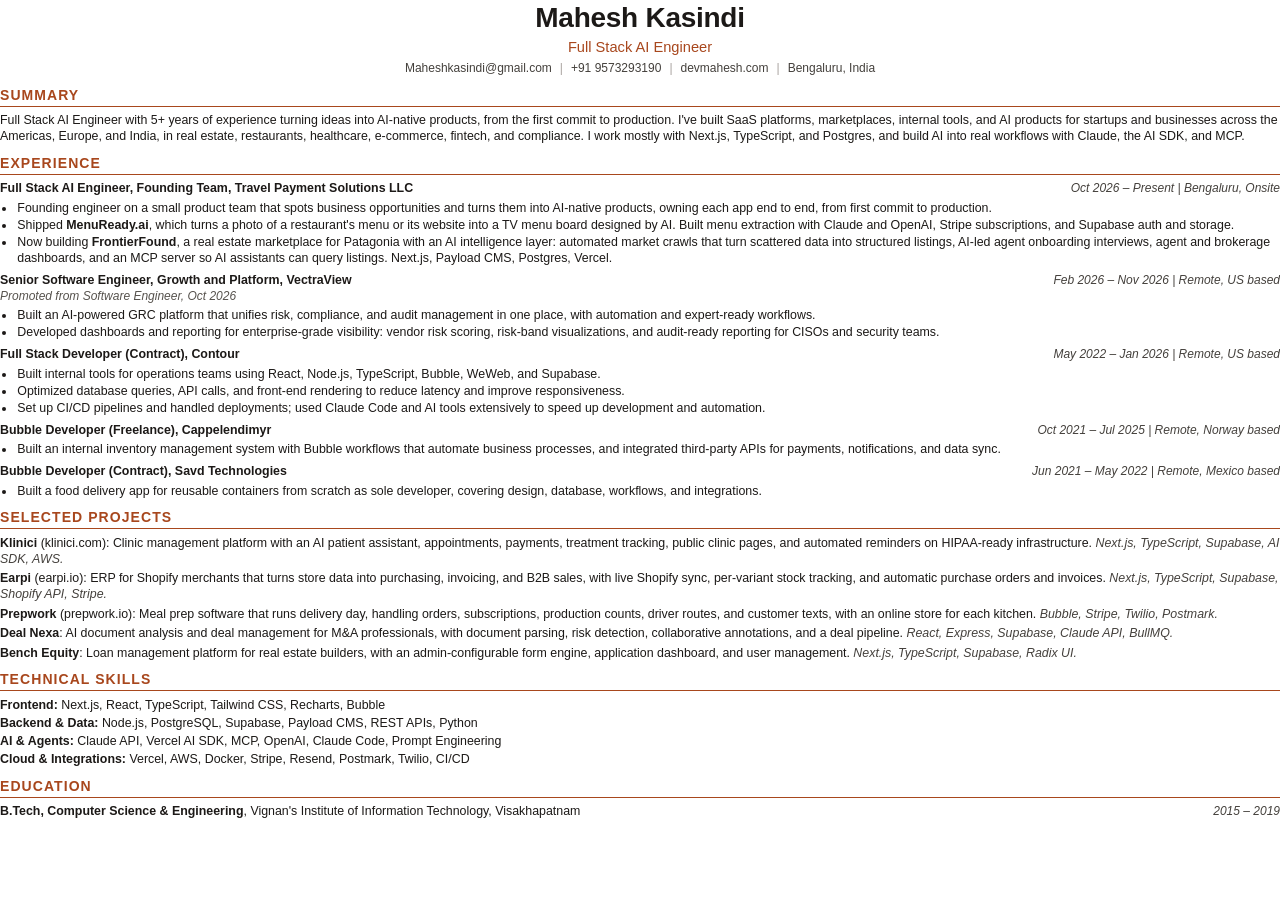
<file: resume-source.html>
<!DOCTYPE html>
<html lang="en">
<head>
<meta charset="UTF-8">
<title>Mahesh Kasindi - Resume</title>
<!-- Source for Mahesh-Kasindi-Resume.pdf. Regenerate with headless Chrome --print-to-pdf. -->
<style>
  @page { size: A4; margin: 10mm 14mm 9mm; }
  * { box-sizing: border-box; margin: 0; padding: 0; }
  body {
    font-family: "Helvetica Neue", Helvetica, Arial, sans-serif;
    font-size: 9.3pt;
    line-height: 1.3;
    color: #1c1917;
  }
  a { color: inherit; text-decoration: none; }
  header { text-align: center; margin-bottom: 6pt; }
  h1 { font-size: 21pt; font-weight: 700; letter-spacing: -0.2pt; }
  .role { color: #a8471d; font-size: 11pt; font-weight: 500; margin: 1pt 0 3pt; }
  .contact { font-size: 9pt; color: #44403c; }
  .contact span + span::before { content: "|"; margin: 0 6pt; color: #a8a29e; }
  h2 {
    font-size: 10.5pt;
    font-weight: 700;
    letter-spacing: 0.8pt;
    text-transform: uppercase;
    color: #a8471d;
    border-bottom: 1.2pt solid #a8471d;
    padding-bottom: 1.5pt;
    margin: 7pt 0 4pt;
  }
  p.summary { text-align: left; }
  .job { margin-bottom: 4.5pt; break-inside: avoid; }
  .job-head { display: flex; justify-content: space-between; align-items: baseline; gap: 8pt; }
  .job-title { font-weight: 700; }
  .job-meta { font-style: italic; color: #44403c; white-space: nowrap; font-size: 9pt; }
  .job-note { font-style: italic; color: #57534e; font-size: 9pt; }
  ul { margin: 2pt 0 0 12pt; }
  li { margin-bottom: 0.8pt; padding-left: 1pt; }
  .project { margin-bottom: 2.5pt; }
  .project b { font-weight: 700; }
  .stack { font-style: italic; color: #44403c; }
  .skills div { margin-bottom: 1.5pt; }
  .skills b { font-weight: 700; }
</style>
</head>
<body>
  <header>
    <h1>Mahesh Kasindi</h1>
    <div class="role">Full Stack AI Engineer</div>
    <div class="contact">
      <span>Maheshkasindi@gmail.com</span><span>+91 9573293190</span><span><a href="https://www.devmahesh.com">devmahesh.com</a></span><span>Bengaluru, India</span>
    </div>
  </header>

  <h2>Summary</h2>
  <p class="summary">
    Full Stack AI Engineer with 5+ years of experience turning ideas into AI-native products, from the first commit to production.
    I've built SaaS platforms, marketplaces, internal tools, and AI products for startups and businesses across the Americas, Europe, and India,
    in real estate, restaurants, healthcare, e-commerce, fintech, and compliance. I work mostly with Next.js, TypeScript, and Postgres,
    and build AI into real workflows with Claude, the AI SDK, and MCP.
  </p>

  <h2>Experience</h2>

  <div class="job">
    <div class="job-head">
      <span class="job-title">Full Stack AI Engineer, Founding Team, Travel Payment Solutions LLC</span>
      <span class="job-meta">Oct 2026 – Present | Bengaluru, Onsite</span>
    </div>
    <ul>
      <li>Founding engineer on a small product team that spots business opportunities and turns them into AI-native products, owning each app end to end, from first commit to production.</li>
      <li>Shipped <b>MenuReady.ai</b>, which turns a photo of a restaurant's menu or its website into a TV menu board designed by AI. Built menu extraction with Claude and OpenAI, Stripe subscriptions, and Supabase auth and storage.</li>
      <li>Now building <b>FrontierFound</b>, a real estate marketplace for Patagonia with an AI intelligence layer: automated market crawls that turn scattered data into structured listings, AI-led agent onboarding interviews, agent and brokerage dashboards, and an MCP server so AI assistants can query listings. Next.js, Payload CMS, Postgres, Vercel.</li>
    </ul>
  </div>

  <div class="job">
    <div class="job-head">
      <span class="job-title">Senior Software Engineer, Growth and Platform, VectraView</span>
      <span class="job-meta">Feb 2026 – Nov 2026 | Remote, US based</span>
    </div>
    <div class="job-note">Promoted from Software Engineer, Oct 2026</div>
    <ul>
      <li>Built an AI-powered GRC platform that unifies risk, compliance, and audit management in one place, with automation and expert-ready workflows.</li>
      <li>Developed dashboards and reporting for enterprise-grade visibility: vendor risk scoring, risk-band visualizations, and audit-ready reporting for CISOs and security teams.</li>
    </ul>
  </div>

  <div class="job">
    <div class="job-head">
      <span class="job-title">Full Stack Developer (Contract), Contour</span>
      <span class="job-meta">May 2022 – Jan 2026 | Remote, US based</span>
    </div>
    <ul>
      <li>Built internal tools for operations teams using React, Node.js, TypeScript, Bubble, WeWeb, and Supabase.</li>
      <li>Optimized database queries, API calls, and front-end rendering to reduce latency and improve responsiveness.</li>
      <li>Set up CI/CD pipelines and handled deployments; used Claude Code and AI tools extensively to speed up development and automation.</li>
    </ul>
  </div>

  <div class="job">
    <div class="job-head">
      <span class="job-title">Bubble Developer (Freelance), Cappelendimyr</span>
      <span class="job-meta">Oct 2021 – Jul 2025 | Remote, Norway based</span>
    </div>
    <ul>
      <li>Built an internal inventory management system with Bubble workflows that automate business processes, and integrated third-party APIs for payments, notifications, and data sync.</li>
    </ul>
  </div>

  <div class="job">
    <div class="job-head">
      <span class="job-title">Bubble Developer (Contract), Savd Technologies</span>
      <span class="job-meta">Jun 2021 – May 2022 | Remote, Mexico based</span>
    </div>
    <ul>
      <li>Built a food delivery app for reusable containers from scratch as sole developer, covering design, database, workflows, and integrations.</li>
    </ul>
  </div>

  <h2>Selected Projects</h2>
  <div class="project"><b>Klinici</b> (klinici.com): Clinic management platform with an AI patient assistant, appointments, payments, treatment tracking, public clinic pages, and automated reminders on HIPAA-ready infrastructure. <span class="stack">Next.js, TypeScript, Supabase, AI SDK, AWS.</span></div>
  <div class="project"><b>Earpi</b> (earpi.io): ERP for Shopify merchants that turns store data into purchasing, invoicing, and B2B sales, with live Shopify sync, per-variant stock tracking, and automatic purchase orders and invoices. <span class="stack">Next.js, TypeScript, Supabase, Shopify API, Stripe.</span></div>
  <div class="project"><b>Prepwork</b> (prepwork.io): Meal prep software that runs delivery day, handling orders, subscriptions, production counts, driver routes, and customer texts, with an online store for each kitchen. <span class="stack">Bubble, Stripe, Twilio, Postmark.</span></div>
  <div class="project"><b>Deal Nexa</b>: AI document analysis and deal management for M&amp;A professionals, with document parsing, risk detection, collaborative annotations, and a deal pipeline. <span class="stack">React, Express, Supabase, Claude API, BullMQ.</span></div>
  <div class="project"><b>Bench Equity</b>: Loan management platform for real estate builders, with an admin-configurable form engine, application dashboard, and user management. <span class="stack">Next.js, TypeScript, Supabase, Radix UI.</span></div>

  <h2>Technical Skills</h2>
  <div class="skills">
    <div><b>Frontend:</b> Next.js, React, TypeScript, Tailwind CSS, Recharts, Bubble</div>
    <div><b>Backend &amp; Data:</b> Node.js, PostgreSQL, Supabase, Payload CMS, REST APIs, Python</div>
    <div><b>AI &amp; Agents:</b> Claude API, Vercel AI SDK, MCP, OpenAI, Claude Code, Prompt Engineering</div>
    <div><b>Cloud &amp; Integrations:</b> Vercel, AWS, Docker, Stripe, Resend, Postmark, Twilio, CI/CD</div>
  </div>

  <h2>Education</h2>
  <div class="job-head"><span><b>B.Tech, Computer Science &amp; Engineering</b>, Vignan's Institute of Information Technology, Visakhapatnam</span><span class="job-meta">2015 – 2019</span></div>
</body>
</html>
</file>
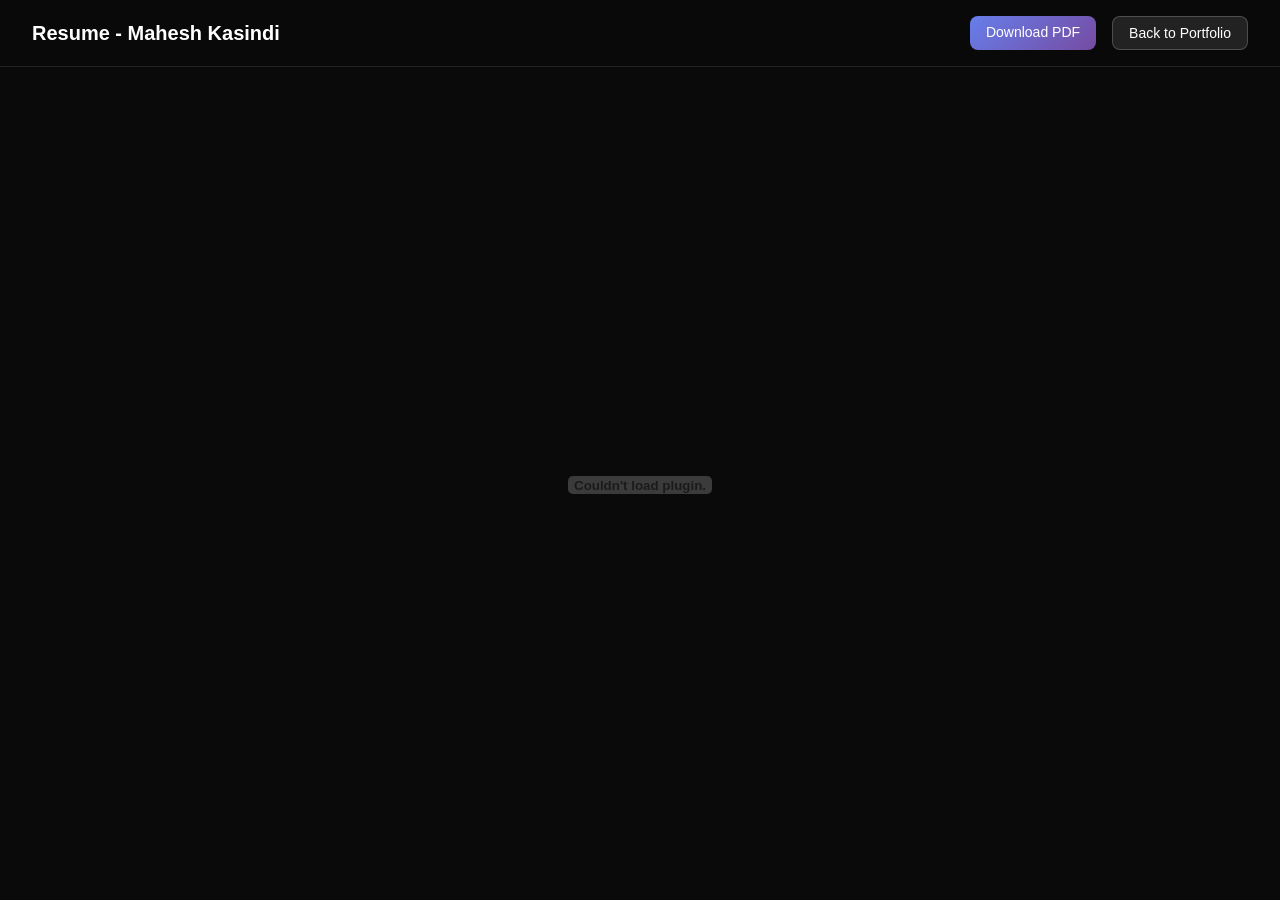
<file: resume.html>
<!DOCTYPE html>
<html lang="en">
<head>
    <meta charset="UTF-8">
    <meta name="viewport" content="width=device-width, initial-scale=1.0">
    <title>Resume - Mahesh Kasindi</title>
    <link rel="icon" type="image/svg+xml" href="favicon.svg">
    <style>
        * {
            margin: 0;
            padding: 0;
            box-sizing: border-box;
        }

        body {
            font-family: -apple-system, BlinkMacSystemFont, 'Segoe UI', Roboto, Oxygen, Ubuntu, Cantarell, sans-serif;
            background: #0a0a0a;
            color: #ffffff;
            overflow: hidden;
        }

        .header {
            position: fixed;
            top: 0;
            left: 0;
            right: 0;
            background: rgba(10, 10, 10, 0.95);
            backdrop-filter: blur(10px);
            border-bottom: 1px solid rgba(255, 255, 255, 0.1);
            padding: 1rem 2rem;
            display: flex;
            justify-content: space-between;
            align-items: center;
            z-index: 1000;
        }

        .header h1 {
            font-size: 1.25rem;
            font-weight: 600;
        }

        .header-actions {
            display: flex;
            gap: 1rem;
        }

        .btn {
            padding: 0.5rem 1rem;
            border-radius: 0.5rem;
            text-decoration: none;
            font-size: 0.875rem;
            font-weight: 500;
            transition: all 0.3s ease;
            cursor: pointer;
            border: none;
            font-family: inherit;
        }

        .btn-primary {
            background: linear-gradient(135deg, #667eea 0%, #764ba2 100%);
            color: white;
        }

        .btn-primary:hover {
            transform: translateY(-2px);
            box-shadow: 0 10px 20px rgba(102, 126, 234, 0.3);
        }

        .btn-secondary {
            background: rgba(255, 255, 255, 0.1);
            color: white;
            border: 1px solid rgba(255, 255, 255, 0.2);
        }

        .btn-secondary:hover {
            background: rgba(255, 255, 255, 0.15);
        }

        .pdf-container {
            position: fixed;
            top: 70px;
            left: 0;
            right: 0;
            bottom: 0;
            background: #0a0a0a;
        }

        .pdf-embed {
            width: 100%;
            height: 100%;
            border: none;
        }

        @media (max-width: 768px) {
            .header {
                padding: 1rem;
            }

            .header h1 {
                font-size: 1rem;
            }

            .header-actions {
                gap: 0.5rem;
            }

            .btn {
                padding: 0.4rem 0.8rem;
                font-size: 0.75rem;
            }
        }
    </style>
</head>
<body>
    <div class="header">
        <h1>Resume - Mahesh Kasindi</h1>
        <div class="header-actions">
            <a href="Mahesh-Kasindi-Resume.pdf" download="Mahesh-Kasindi-Resume.pdf" class="btn btn-primary">Download PDF</a>
            <a href="index.html" class="btn btn-secondary">Back to Portfolio</a>
        </div>
    </div>

    <div class="pdf-container">
        <embed src="Mahesh-Kasindi-Resume.pdf" type="application/pdf" class="pdf-embed">
    </div>
</body>
</html>
</file>
<file: styles.css>
/* ============================================
   Reset & Base
   ============================================ */
* {
    margin: 0;
    padding: 0;
    box-sizing: border-box;
}

:root {
    --accent: #a8471d;
    --accent-strong: #8a3a17;
    --accent-soft: rgba(168, 71, 29, 0.08);
    --bg: #faf7f2;
    --surface: #fffdfa;
    --surface-hover: #ffffff;
    --border: rgba(28, 25, 23, 0.08);
    --border-strong: rgba(28, 25, 23, 0.16);
    --ink: #1c1917;
    --text-muted: #57534e;
    --text-faint: #a8a29e;
    --shadow-sm: 0 1px 2px rgba(28, 25, 23, 0.04), 0 4px 14px rgba(28, 25, 23, 0.05);
    --shadow-lg: 0 2px 6px rgba(28, 25, 23, 0.05), 0 16px 40px rgba(28, 25, 23, 0.1);
    --font-display: 'Space Grotesk', -apple-system, BlinkMacSystemFont, sans-serif;
    --font-body: 'Inter', -apple-system, BlinkMacSystemFont, 'Segoe UI', sans-serif;
    --transition: all 0.3s cubic-bezier(0.22, 1, 0.36, 1);
    --radius: 16px;
}

html {
    scroll-behavior: smooth;
}

::selection {
    background: var(--ink);
    color: var(--bg);
}

body {
    font-family: var(--font-body);
    line-height: 1.65;
    color: var(--ink);
    background: var(--bg);
    overflow-x: hidden;
    position: relative;
    -webkit-font-smoothing: antialiased;
}

h1, h2, h3, .logo, .btn, .stat-number, .date-badge {
    font-family: var(--font-display);
}

/* ============================================
   Scroll Progress
   ============================================ */
.scroll-progress {
    position: fixed;
    top: 0;
    left: 0;
    width: 0%;
    height: 3px;
    background: var(--accent);
    z-index: 9999;
}

/* ============================================
   Background (paper grain)
   ============================================ */
.bg-animation {
    position: fixed;
    inset: 0;
    z-index: 0;
    background: var(--bg);
}

.bg-noise {
    position: absolute;
    inset: 0;
    background-image: url("data:image/svg+xml,%3Csvg xmlns='http://www.w3.org/2000/svg' width='120' height='120'%3E%3Cfilter id='n'%3E%3CfeTurbulence type='fractalNoise' baseFrequency='0.9' numOctaves='2'/%3E%3CfeColorMatrix values='0 0 0 0 0 0 0 0 0 0 0 0 0 0 0 0 0 0 0.028 0'/%3E%3C/filter%3E%3Crect width='120' height='120' filter='url(%23n)'/%3E%3C/svg%3E");
}

/* All page content sits above the fixed background */
.navbar, section, .footer {
    position: relative;
    z-index: 2;
}

.container {
    max-width: 1200px;
    margin: 0 auto;
    padding: 0 2rem;
}

/* ============================================
   Navigation
   ============================================ */
.navbar {
    position: fixed;
    top: 1rem;
    left: 50%;
    transform: translateX(-50%);
    width: min(1100px, calc(100% - 2rem));
    background: rgba(250, 247, 242, 0.75);
    backdrop-filter: blur(14px);
    -webkit-backdrop-filter: blur(14px);
    border: 1px solid var(--border);
    border-radius: 100px;
    z-index: 1000;
    transition: var(--transition);
}

.navbar.scrolled {
    background: rgba(255, 253, 250, 0.9);
    border-color: var(--border-strong);
    box-shadow: var(--shadow-sm);
}

.nav-container {
    padding: 0.65rem 1.5rem;
    display: flex;
    justify-content: space-between;
    align-items: center;
}

.logo {
    font-size: 1.5rem;
    font-weight: 700;
    color: var(--ink);
    text-decoration: none;
    letter-spacing: 0.02em;
}

.logo-dot {
    color: var(--accent);
}

.nav-menu {
    display: flex;
    list-style: none;
    gap: 0.25rem;
    align-items: center;
}

.nav-link {
    text-decoration: none;
    color: var(--text-muted);
    font-weight: 500;
    font-size: 0.92rem;
    padding: 0.5rem 1rem;
    border-radius: 100px;
    transition: var(--transition);
}

.nav-link:hover {
    color: var(--ink);
    background: rgba(28, 25, 23, 0.05);
}

.nav-link.active {
    color: var(--ink);
    background: rgba(28, 25, 23, 0.05);
}

.nav-link-cta {
    color: var(--bg);
    background: var(--ink);
    font-weight: 600;
}

.nav-link-cta:hover,
.nav-link-cta.active {
    color: #fff;
    background: var(--accent);
}

/* Burger Menu */
.burger-menu {
    display: none;
    flex-direction: column;
    gap: 5px;
    background: none;
    border: none;
    cursor: pointer;
    padding: 0.5rem;
    z-index: 1001;
}

.burger-line {
    width: 24px;
    height: 2px;
    background: var(--ink);
    border-radius: 2px;
    transition: all 0.3s ease;
}

.burger-menu.active .burger-line:nth-child(1) {
    transform: rotate(45deg) translate(5px, 5px);
}

.burger-menu.active .burger-line:nth-child(2) {
    opacity: 0;
}

.burger-menu.active .burger-line:nth-child(3) {
    transform: rotate(-45deg) translate(5px, -5px);
}

/* ============================================
   Hero
   ============================================ */
.hero {
    min-height: 100vh;
    display: flex;
    align-items: center;
    justify-content: center;
    padding: 8rem 2rem 5rem;
}

.hero-content {
    text-align: center;
    max-width: 860px;
    animation: fadeInUp 1s cubic-bezier(0.22, 1, 0.36, 1);
}

/* Avatar */
.hero-header-image-wrapper {
    position: relative;
    width: 168px;
    height: 168px;
    margin: 0 auto 1.75rem;
}

.avatar-ring {
    position: absolute;
    inset: -8px;
    border-radius: 50%;
    border: 1px solid var(--border-strong);
}

.hero-header-image {
    position: absolute;
    inset: 0;
    border-radius: 50%;
    overflow: hidden;
    border: 4px solid var(--surface);
    box-shadow: var(--shadow-lg);
    transition: var(--transition);
}

.hero-header-image img {
    width: 100%;
    height: 100%;
    object-fit: cover;
    transition: transform 0.5s cubic-bezier(0.22, 1, 0.36, 1);
}

.hero-header-image-wrapper:hover .hero-header-image img {
    transform: scale(1.06);
}

.hero-greeting {
    display: block;
    font-size: clamp(1.1rem, 2.5vw, 1.4rem);
    font-weight: 500;
    color: var(--text-muted);
    margin-bottom: 0.25rem;
}

.hero-title {
    margin-bottom: 1rem;
}

.title-text {
    display: block;
    font-size: clamp(2.75rem, 7vw, 4.5rem);
    font-weight: 700;
    line-height: 1.1;
    letter-spacing: -0.03em;
    color: var(--ink);
}

.hero-subtitle {
    font-family: var(--font-display);
    font-size: clamp(1.15rem, 3vw, 1.5rem);
    color: var(--text-muted);
    margin-bottom: 1rem;
    min-height: 2.2em;
}

.typed-text {
    color: var(--accent);
    font-weight: 600;
}

.typed-cursor {
    color: var(--accent);
    font-weight: 400;
    animation: blink 1s step-end infinite;
}

@keyframes blink {
    50% { opacity: 0; }
}

.hero-tagline {
    max-width: 560px;
    margin: 0 auto 2.5rem;
    color: var(--text-muted);
    font-size: 1.05rem;
}

.hero-buttons {
    display: flex;
    gap: 1rem;
    justify-content: center;
    flex-wrap: wrap;
    margin-bottom: 3.5rem;
}

/* Hero stats */
.hero-stats {
    display: inline-flex;
    align-items: center;
    gap: 2rem;
    padding: 1.1rem 2.25rem;
    border-radius: var(--radius);
    background: var(--surface);
    border: 1px solid var(--border);
    box-shadow: var(--shadow-sm);
}

.stat {
    display: flex;
    flex-direction: column;
    align-items: center;
    gap: 0.1rem;
}

.stat-number {
    font-size: 1.9rem;
    font-weight: 700;
    color: var(--ink);
    line-height: 1.2;
}

.stat-label {
    font-size: 0.78rem;
    color: var(--text-muted);
    letter-spacing: 0.04em;
    text-transform: uppercase;
}

.stat-divider {
    width: 1px;
    height: 40px;
    background: var(--border-strong);
}

/* ============================================
   Buttons
   ============================================ */
.btn {
    display: inline-flex;
    align-items: center;
    justify-content: center;
    gap: 0.5rem;
    padding: 0.85rem 1.9rem;
    border-radius: 100px;
    text-decoration: none;
    font-weight: 600;
    font-size: 0.95rem;
    cursor: pointer;
    border: none;
    position: relative;
    transition: var(--transition);
    will-change: transform;
}

.btn-primary {
    background: var(--ink);
    color: var(--bg);
    box-shadow: var(--shadow-sm);
}

.btn-primary:hover {
    background: var(--accent);
    color: #fff;
    box-shadow: var(--shadow-lg);
}

.btn-primary svg {
    transition: transform 0.3s ease;
}

.btn-primary:hover svg {
    transform: translateX(4px);
}

.btn-secondary {
    background: transparent;
    color: var(--ink);
    border: 1px solid var(--border-strong);
}

.btn-secondary:hover {
    border-color: var(--ink);
    background: var(--surface);
    box-shadow: var(--shadow-sm);
}

.btn-block {
    width: 100%;
}

/* ============================================
   Marquee
   ============================================ */
@keyframes marquee {
    to { transform: translateX(-50%); }
}

.brands {
    position: relative;
    z-index: 2;
    padding: 3rem 0 3.5rem;
    background: var(--surface);
    border-bottom: 1px solid var(--border);
    text-align: center;
}

.brands-label {
    font-family: var(--font-display);
    font-size: 0.8rem;
    font-weight: 600;
    letter-spacing: 0.08em;
    text-transform: uppercase;
    color: var(--text-faint);
    margin-bottom: 2rem;
}

.brands-track-wrap {
    overflow: hidden;
    mask-image: linear-gradient(90deg, transparent, black 10%, black 90%, transparent);
    -webkit-mask-image: linear-gradient(90deg, transparent, black 10%, black 90%, transparent);
}

.brands-track {
    display: flex;
    width: max-content;
    animation: marquee 28s linear infinite;
}

.brands-track-wrap:hover .brands-track {
    animation-play-state: paused;
}

.brands-set {
    display: flex;
    align-items: center;
}

.brands-set img {
    flex-shrink: 0;
    height: 2.25rem;
    width: auto;
    object-fit: contain;
    margin: 0 2.5rem;
    opacity: 0.85;
    transition: var(--transition);
}

.brands-set img:hover {
    opacity: 1;
    transform: scale(1.05);
}

.brands-set img.brand-small {
    height: 1.1rem;
}

.brands-set img.brand-invert {
    filter: invert(0.75);
}

.brands-set img.brand-invert:hover {
    filter: invert(0.55);
}

@media (max-width: 640px) {
    .brands-set img {
        height: 1.75rem;
        margin: 0 1.5rem;
    }
    .brands-set img.brand-small {
        height: 0.9rem;
    }
}

/* ============================================
   Sections
   ============================================ */
section {
    padding: 7rem 0;
}

.section-header {
    text-align: center;
    margin-bottom: 3.5rem;
}

.section-eyebrow {
    display: inline-block;
    font-family: var(--font-display);
    font-size: 0.85rem;
    font-weight: 500;
    letter-spacing: 0.18em;
    text-transform: uppercase;
    color: var(--accent);
    margin-bottom: 0.75rem;
}

.section-title {
    font-size: clamp(2rem, 5vw, 2.75rem);
    font-weight: 700;
    letter-spacing: -0.02em;
}

/* ============================================
   Spotlight cards (very subtle warm tint)
   ============================================ */
[data-spotlight] {
    position: relative;
}

[data-spotlight]::before {
    content: '';
    position: absolute;
    inset: 0;
    border-radius: inherit;
    background: radial-gradient(420px circle at var(--mx, 50%) var(--my, 50%), rgba(168, 71, 29, 0.05), transparent 45%);
    opacity: 0;
    transition: opacity 0.4s ease;
    pointer-events: none;
    z-index: 1;
}

[data-spotlight]:hover::before {
    opacity: 1;
}

/* ============================================
   About
   ============================================ */
.about-content {
    max-width: 980px;
    margin: 0 auto;
}

.about-text {
    max-width: 800px;
    margin: 0 auto 3rem;
    font-size: 1.1rem;
    color: var(--text-muted);
    text-align: center;
}

.about-intro {
    font-family: var(--font-display);
    font-size: clamp(1.3rem, 3vw, 1.6rem);
    color: var(--ink);
    font-weight: 600;
    margin-bottom: 1.5rem;
    line-height: 1.45;
}

.about-text p {
    margin-bottom: 1.4rem;
}

.about-text mark {
    background: none;
    color: var(--accent);
    font-weight: 600;
}

.about-cards {
    display: grid;
    grid-template-columns: repeat(3, 1fr);
    gap: 1.5rem;
}

.about-card {
    display: flex;
    flex-direction: column;
    padding: 1.75rem;
    border-radius: var(--radius);
    background: var(--surface);
    border: 1px solid var(--border);
    box-shadow: var(--shadow-sm);
    overflow: hidden;
    transition: var(--transition);
}

/* Accent rule that draws in across the top on hover */
.about-card::after {
    content: '';
    position: absolute;
    top: 0;
    left: 0;
    right: 0;
    height: 3px;
    background: var(--accent);
    transform: scaleX(0);
    transform-origin: left;
    transition: transform 0.5s cubic-bezier(0.22, 1, 0.36, 1);
    z-index: 2;
}

.about-card:hover {
    transform: translateY(-6px);
    border-color: var(--border-strong);
    box-shadow: var(--shadow-lg);
}

.about-card:hover::after {
    transform: scaleX(1);
}

.about-card-top {
    display: flex;
    align-items: flex-start;
    justify-content: space-between;
    margin-bottom: 1.4rem;
}

.about-card-top .about-card-icon {
    margin-bottom: 0;
}

.about-card-index {
    font-family: var(--font-display);
    font-size: 2.4rem;
    font-weight: 600;
    line-height: 1;
    letter-spacing: -0.04em;
    color: transparent;
    -webkit-text-stroke: 1px var(--border-strong);
    transition: var(--transition);
}

.about-card:hover .about-card-index {
    -webkit-text-stroke-color: var(--accent);
}

.about-card-chips {
    list-style: none;
    display: flex;
    flex-wrap: wrap;
    gap: 0.4rem;
    margin: auto 0 0;
    padding: 1.1rem 0 0;
    border-top: 1px dashed var(--border-strong);
}

.about-card p + .about-card-chips {
    margin-top: 1.25rem;
}

.about-card-chips li {
    font-size: 0.75rem;
    font-weight: 500;
    color: var(--text-muted);
    padding: 0.25rem 0.6rem;
    border-radius: 999px;
    background: var(--accent-soft);
    border: 1px solid var(--border);
}

.about-card:hover .about-card-icon {
    background: var(--accent);
    border-color: var(--accent);
    color: var(--surface);
}

.about-card-icon {
    display: inline-flex;
    align-items: center;
    justify-content: center;
    width: 2.5rem;
    height: 2.5rem;
    border-radius: 10px;
    background: var(--accent-soft);
    border: 1px solid var(--border);
    color: var(--accent);
    margin-bottom: 1.1rem;
    transition: var(--transition);
}

.about-card h3 {
    font-family: var(--font-display);
    font-size: 1.05rem;
    font-weight: 600;
    margin-bottom: 0.5rem;
}

.about-card p {
    font-size: 0.92rem;
    line-height: 1.6;
    color: var(--text-muted);
}

/* ============================================
   Experience — Timeline
   ============================================ */
.experience-timeline {
    max-width: 820px;
    margin: 0 auto;
    position: relative;
    padding-left: 2.5rem;
}

.experience-timeline::before {
    content: '';
    position: absolute;
    left: 8px;
    top: 8px;
    bottom: 8px;
    width: 2px;
    background: var(--border-strong);
    border-radius: 2px;
}

.experience-item {
    position: relative;
    margin-bottom: 2.5rem;
}

.experience-item:last-child {
    margin-bottom: 0;
}

.timeline-marker {
    position: absolute;
    left: -2.5rem;
    top: 2rem;
}

.timeline-dot {
    display: block;
    width: 18px;
    height: 18px;
    border-radius: 50%;
    background: var(--bg);
    border: 3px solid var(--accent);
    transition: var(--transition);
}

.experience-item:hover .timeline-dot {
    background: var(--accent);
}

.experience-content {
    padding: 1.9rem 2.1rem;
    border-radius: var(--radius);
    background: var(--surface);
    border: 1px solid var(--border);
    transition: var(--transition);
}

.experience-content:hover {
    border-color: var(--border-strong);
    box-shadow: var(--shadow-lg);
    transform: translateX(6px);
}

.date-badge {
    display: inline-block;
    padding: 0.3rem 0.85rem;
    border-radius: 100px;
    border: 1px solid var(--border-strong);
    color: var(--text-muted);
    font-size: 0.8rem;
    font-weight: 500;
    letter-spacing: 0.04em;
    margin-bottom: 0.9rem;
}

.date-badge.current {
    border-color: rgba(168, 71, 29, 0.35);
    color: var(--accent);
    background: var(--accent-soft);
}

.experience-title {
    font-size: 1.35rem;
    font-weight: 600;
    margin-bottom: 0.2rem;
}

.experience-company {
    color: var(--text-muted);
    font-weight: 500;
    margin-bottom: 1.1rem;
}

.company-logo {
    display: inline-flex;
    align-items: center;
    justify-content: center;
    width: 1.75rem;
    height: 1.75rem;
    margin-right: 0.6rem;
    vertical-align: middle;
    border-radius: 7px;
    overflow: hidden;
    border: 1px solid var(--border);
    background: var(--surface);
    box-shadow: var(--shadow-sm);
    position: relative;
    top: -1px;
}

.company-logo img {
    width: 100%;
    height: 100%;
    object-fit: contain;
    display: block;
}

.company-logo--light img {
    padding: 3px;
}

.company-logo--tight img {
    padding: 2px 0;
    transform: scale(1.15);
}

.company-logo--mono {
    font-family: var(--font-display);
    font-size: 0.72rem;
    font-weight: 700;
    letter-spacing: -0.02em;
    color: var(--accent);
    background: var(--accent-soft);
}

.company-wordmark {
    display: inline-block;
    width: auto;
    vertical-align: middle;
    position: relative;
    top: -2px;
    margin-right: 0.15rem;
    opacity: 0.85;
}

.company-wordmark--contour {
    height: 1.4rem;
    opacity: 1;
}

.company-wordmark--cappelen {
    height: 0.8rem;
}

.experience-location {
    color: var(--text-faint);
    font-weight: 400;
    font-size: 0.9rem;
}

.experience-description {
    list-style: none;
    margin-bottom: 1.4rem;
    padding: 0;
}

.experience-description li {
    margin-bottom: 0.55rem;
    color: var(--text-muted);
    line-height: 1.7;
    font-size: 0.95rem;
    padding-left: 1.35rem;
    position: relative;
}

.experience-description a {
    color: var(--accent);
    font-weight: 500;
    text-decoration: underline;
    text-decoration-color: var(--accent-soft);
    text-underline-offset: 3px;
    transition: text-decoration-color 0.2s ease;
}

.experience-description a:hover {
    text-decoration-color: var(--accent);
}

.experience-description li::before {
    content: '▹';
    position: absolute;
    left: 0;
    color: var(--accent);
}

.experience-tags {
    display: flex;
    gap: 0.6rem;
    flex-wrap: wrap;
}

/* ============================================
   Tags (shared)
   ============================================ */
.tag {
    padding: 0.32rem 0.8rem;
    background: var(--bg);
    border: 1px solid var(--border);
    border-radius: 100px;
    font-size: 0.78rem;
    color: var(--text-muted);
    font-weight: 500;
    transition: var(--transition);
    cursor: default;
}

.tag:hover {
    border-color: rgba(168, 71, 29, 0.4);
    color: var(--accent);
    background: var(--accent-soft);
    transform: translateY(-2px);
}

/* ============================================
   Projects
   ============================================ */
.projects .container {
    max-width: 1300px;
}

.projects-grid {
    display: grid;
    grid-template-columns: repeat(3, 1fr);
    gap: 1.75rem;
}

.project-card {
    background: var(--surface);
    border: 1px solid var(--border);
    border-radius: var(--radius);
    overflow: hidden;
    transition: border-color 0.4s ease, box-shadow 0.4s ease;
    transform-style: preserve-3d;
    will-change: transform;
    display: flex;
    flex-direction: column;
    box-shadow: var(--shadow-sm);
}

.project-card:hover {
    border-color: var(--border-strong);
    box-shadow: var(--shadow-lg);
}

.featured-project {
    grid-column: span 2;
    border-color: rgba(168, 71, 29, 0.3);
}

.featured-project:hover {
    border-color: rgba(168, 71, 29, 0.5);
}

.featured-project .project-image {
    height: 260px;
}

.project-image {
    height: 200px;
    background-size: cover;
    background-position: top center;
    background-repeat: no-repeat;
    position: relative;
    overflow: hidden;
    border-bottom: 1px solid var(--border);
}

.project-overlay {
    position: absolute;
    inset: 0;
    background: rgba(250, 247, 242, 0.88);
    backdrop-filter: blur(3px);
    display: flex;
    align-items: center;
    justify-content: center;
    opacity: 0;
    transition: opacity 0.35s ease;
    z-index: 2;
}

.project-card:hover .project-overlay {
    opacity: 1;
}

.project-link {
    color: var(--ink);
    text-decoration: none;
    font-family: var(--font-display);
    font-weight: 600;
    font-size: 0.95rem;
    padding: 0.7rem 1.5rem;
    border: 1px solid var(--ink);
    border-radius: 100px;
    background: transparent;
    transition: var(--transition);
    transform: translateY(8px);
}

.project-card:hover .project-link {
    transform: translateY(0);
}

.project-link:hover {
    background: var(--ink);
    color: var(--bg);
}

.project-info {
    padding: 1.5rem;
    flex: 1;
    display: flex;
    flex-direction: column;
}

.project-title {
    font-size: 1.25rem;
    font-weight: 600;
    margin-bottom: 0.5rem;
}

.project-description {
    color: var(--text-muted);
    margin-bottom: 1.1rem;
    font-size: 0.92rem;
    flex: 1;
}

.project-tags {
    display: flex;
    gap: 0.5rem;
    flex-wrap: wrap;
}

/* ============================================
   Skills
   ============================================ */
.skills .container {
    max-width: 1300px;
}

.skills-grid {
    display: grid;
    grid-template-columns: repeat(4, 1fr);
    gap: 1.5rem;
}

.skill-category {
    background: var(--surface);
    border: 1px solid var(--border);
    padding: 1.9rem;
    border-radius: var(--radius);
    transition: var(--transition);
    box-shadow: var(--shadow-sm);
}

.skill-category:hover {
    transform: translateY(-6px);
    border-color: var(--border-strong);
    box-shadow: var(--shadow-lg);
}

.category-title {
    font-size: 1.2rem;
    font-weight: 600;
    margin-bottom: 1.5rem;
    padding-bottom: 0.9rem;
    border-bottom: 1px solid var(--border);
}

.skill-items {
    display: flex;
    flex-direction: column;
    gap: 1.2rem;
}

.skill-head {
    display: flex;
    justify-content: space-between;
    align-items: baseline;
    margin-bottom: 0.45rem;
}

.skill-name {
    font-weight: 500;
    font-size: 0.92rem;
}

.skill-percent {
    font-family: var(--font-display);
    font-size: 0.8rem;
    font-weight: 600;
    color: var(--text-faint);
    opacity: 0;
    transition: opacity 0.6s ease 0.4s;
}

.skill-category.fade-in .skill-percent {
    opacity: 1;
}

.skill-bar {
    height: 6px;
    background: rgba(28, 25, 23, 0.08);
    border-radius: 10px;
    overflow: hidden;
}

.skill-progress {
    height: 100%;
    background: var(--accent);
    border-radius: 10px;
    width: 0;
    transition: width 1.1s cubic-bezier(0.22, 1, 0.36, 1);
}

/* ============================================
   Contact
   ============================================ */
.contact-intro {
    text-align: center;
    font-size: 1.15rem;
    color: var(--text-muted);
    margin-bottom: 0.75rem;
}

.contact-email {
    text-align: center;
    margin-bottom: 3rem;
}

.contact-email a {
    font-family: var(--font-display);
    font-size: 1.2rem;
    font-weight: 600;
    color: var(--accent);
    text-decoration: none;
    position: relative;
    transition: var(--transition);
}

.contact-email a::after {
    content: '';
    position: absolute;
    left: 0;
    bottom: -3px;
    width: 100%;
    height: 1px;
    background: var(--accent);
    transform: scaleX(0);
    transform-origin: right;
    transition: transform 0.4s cubic-bezier(0.22, 1, 0.36, 1);
}

.contact-email a:hover::after {
    transform: scaleX(1);
    transform-origin: left;
}

.contact-form {
    max-width: 640px;
    margin: 0 auto;
    padding: 2.25rem;
    border-radius: var(--radius);
    background: var(--surface);
    border: 1px solid var(--border);
    box-shadow: var(--shadow-sm);
}

.form-row {
    display: grid;
    grid-template-columns: 1fr 1fr;
    gap: 1.25rem;
}

.form-group {
    margin-bottom: 1.25rem;
}

.form-group input,
.form-group textarea {
    width: 100%;
    padding: 0.95rem 1.1rem;
    border: 1px solid var(--border-strong);
    border-radius: 12px;
    font-size: 0.95rem;
    font-family: inherit;
    color: var(--ink);
    background: #fff;
    transition: var(--transition);
}

.form-group input::placeholder,
.form-group textarea::placeholder {
    color: var(--text-faint);
}

.form-group input:focus,
.form-group textarea:focus {
    outline: none;
    border-color: var(--accent);
    box-shadow: 0 0 0 3px rgba(168, 71, 29, 0.12);
}

.form-group textarea {
    resize: vertical;
    min-height: 140px;
}

/* ============================================
   Modal
   ============================================ */
.modal {
    display: none;
    position: fixed;
    inset: 0;
    z-index: 9999;
    animation: fadeIn 0.3s ease;
}

.modal.show {
    display: flex;
    align-items: center;
    justify-content: center;
}

.modal-overlay {
    position: absolute;
    inset: 0;
    background: rgba(28, 25, 23, 0.4);
    backdrop-filter: blur(6px);
}

.modal-content {
    position: relative;
    background: var(--surface);
    border: 1px solid var(--border);
    border-radius: 20px;
    padding: 3rem 2.5rem;
    max-width: 440px;
    width: 90%;
    box-shadow: var(--shadow-lg);
    text-align: center;
    animation: slideUp 0.4s cubic-bezier(0.22, 1, 0.36, 1);
    z-index: 1;
}

.modal-close {
    position: absolute;
    top: 1rem;
    right: 1rem;
    background: none;
    border: none;
    font-size: 1.75rem;
    color: var(--text-muted);
    cursor: pointer;
    line-height: 1;
    width: 40px;
    height: 40px;
    display: flex;
    align-items: center;
    justify-content: center;
    border-radius: 50%;
    transition: var(--transition);
}

.modal-close:hover {
    background: rgba(28, 25, 23, 0.05);
    color: var(--ink);
}

.modal-icon {
    width: 74px;
    height: 74px;
    margin: 0 auto 1.5rem;
    border-radius: 50%;
    display: flex;
    align-items: center;
    justify-content: center;
    font-size: 2.5rem;
}

.modal-icon.success {
    background: #ecfdf5;
    border: 1px solid rgba(4, 120, 87, 0.3);
    color: #047857;
}

.modal-icon.success::before {
    content: '✓';
}

.modal-icon.error {
    background: #fef2f2;
    border: 1px solid rgba(185, 28, 28, 0.3);
    color: #b91c1c;
}

.modal-icon.error::before {
    content: '✕';
}

.modal-title {
    font-size: 1.6rem;
    margin-bottom: 0.6rem;
    font-weight: 600;
}

.modal-message {
    font-size: 1.02rem;
    color: var(--text-muted);
}

@keyframes fadeIn {
    from { opacity: 0; }
    to { opacity: 1; }
}

@keyframes slideUp {
    from { opacity: 0; transform: translateY(30px); }
    to { opacity: 1; transform: translateY(0); }
}

/* ============================================
   Footer
   ============================================ */
.footer {
    border-top: 1px solid var(--border);
    background: var(--surface);
    padding: 2.25rem 0;
}

.footer-content {
    display: flex;
    justify-content: space-between;
    align-items: center;
    flex-wrap: wrap;
    gap: 1rem;
}

.footer-content p {
    color: var(--text-faint);
    font-size: 0.92rem;
}

.social-links {
    display: flex;
    gap: 0.85rem;
}

.social-link {
    width: 42px;
    height: 42px;
    border-radius: 50%;
    background: var(--bg);
    border: 1px solid var(--border-strong);
    display: flex;
    align-items: center;
    justify-content: center;
    color: var(--text-muted);
    transition: var(--transition);
    will-change: transform;
}

.social-link:hover {
    color: var(--bg);
    background: var(--ink);
    border-color: var(--ink);
}

/* ============================================
   Back to Top
   ============================================ */
.back-to-top {
    position: fixed;
    bottom: 2rem;
    right: 2rem;
    width: 48px;
    height: 48px;
    border-radius: 50%;
    background: var(--surface);
    border: 1px solid var(--border-strong);
    color: var(--ink);
    cursor: pointer;
    display: flex;
    align-items: center;
    justify-content: center;
    opacity: 0;
    visibility: hidden;
    transform: translateY(20px);
    transition: var(--transition);
    z-index: 999;
    box-shadow: var(--shadow-sm);
}

.back-to-top.show {
    opacity: 1;
    visibility: visible;
    transform: translateY(0);
}

.back-to-top:hover {
    background: var(--ink);
    color: var(--bg);
    transform: translateY(-4px);
    box-shadow: var(--shadow-lg);
}

/* ============================================
   Reveal animations
   ============================================ */
@keyframes fadeInUp {
    from { opacity: 0; transform: translateY(28px); }
    to { opacity: 1; transform: translateY(0); }
}

/* Hidden-until-reveal only when JS is running (no-JS users see everything) */
html.js .reveal {
    opacity: 0;
    transform: translateY(28px);
}

html.js .reveal.fade-in {
    animation: fadeInUp 0.8s cubic-bezier(0.22, 1, 0.36, 1) forwards;
    animation-delay: var(--reveal-delay, 0s);
}

/* ============================================
   Reduced motion
   ============================================ */
@media (prefers-reduced-motion: reduce) {
    *, *::before, *::after {
        animation-duration: 0.01ms !important;
        animation-iteration-count: 1 !important;
        transition-duration: 0.01ms !important;
    }
    html.js .reveal {
        opacity: 1;
        transform: none;
    }
    html {
        scroll-behavior: auto;
    }
}

/* ============================================
   Responsive
   ============================================ */
@media (max-width: 1100px) {
    .projects-grid {
        grid-template-columns: repeat(2, 1fr);
    }
    .featured-project {
        grid-column: span 2;
    }
    .skills-grid {
        grid-template-columns: repeat(2, 1fr);
    }
}

@media (max-width: 768px) {
    .burger-menu {
        display: flex;
    }

    .navbar {
        border-radius: 22px;
    }

    .nav-menu {
        position: absolute;
        top: calc(100% + 0.75rem);
        right: 0;
        width: 230px;
        background: rgba(255, 253, 250, 0.97);
        backdrop-filter: blur(20px);
        border: 1px solid var(--border-strong);
        border-radius: 18px;
        flex-direction: column;
        align-items: stretch;
        padding: 0.6rem;
        gap: 0.2rem;
        box-shadow: var(--shadow-lg);
        opacity: 0;
        visibility: hidden;
        transform: translateY(-8px);
        transition: var(--transition);
    }

    .nav-menu.active {
        opacity: 1;
        visibility: visible;
        transform: translateY(0);
    }

    .nav-link {
        display: block;
        padding: 0.8rem 1rem;
        border-radius: 12px;
        text-align: center;
    }

    .hero {
        padding-top: 7rem;
    }

    .hero-header-image-wrapper {
        width: 140px;
        height: 140px;
    }

    .hero-stats {
        gap: 1.25rem;
        padding: 1rem 1.4rem;
    }

    .stat-number {
        font-size: 1.5rem;
    }

    .stat-label {
        font-size: 0.68rem;
    }

    .projects-grid {
        grid-template-columns: 1fr;
    }

    .featured-project {
        grid-column: span 1;
    }

    .featured-project .project-image {
        height: 200px;
    }

    .skills-grid {
        grid-template-columns: 1fr;
    }

    .about-cards {
        grid-template-columns: 1fr;
    }

    .experience-timeline {
        padding-left: 2rem;
    }

    .timeline-marker {
        left: -2rem;
    }

    .experience-content:hover {
        transform: none;
    }

    .form-row {
        grid-template-columns: 1fr;
        gap: 0;
    }

    .footer-content {
        justify-content: center;
        text-align: center;
    }
}

@media (max-width: 480px) {
    .container {
        padding: 0 1.25rem;
    }

    section {
        padding: 4.5rem 0;
    }

    .hero-header-image-wrapper {
        width: 120px;
        height: 120px;
    }

    .hero-buttons {
        flex-direction: column;
        align-items: stretch;
    }

    .hero-stats {
        width: 100%;
        justify-content: space-between;
        gap: 0.75rem;
    }

    .stat-divider {
        display: none;
    }

    .experience-content {
        padding: 1.4rem 1.25rem;
    }

    .contact-form {
        padding: 1.5rem 1.25rem;
    }
}
</file>
